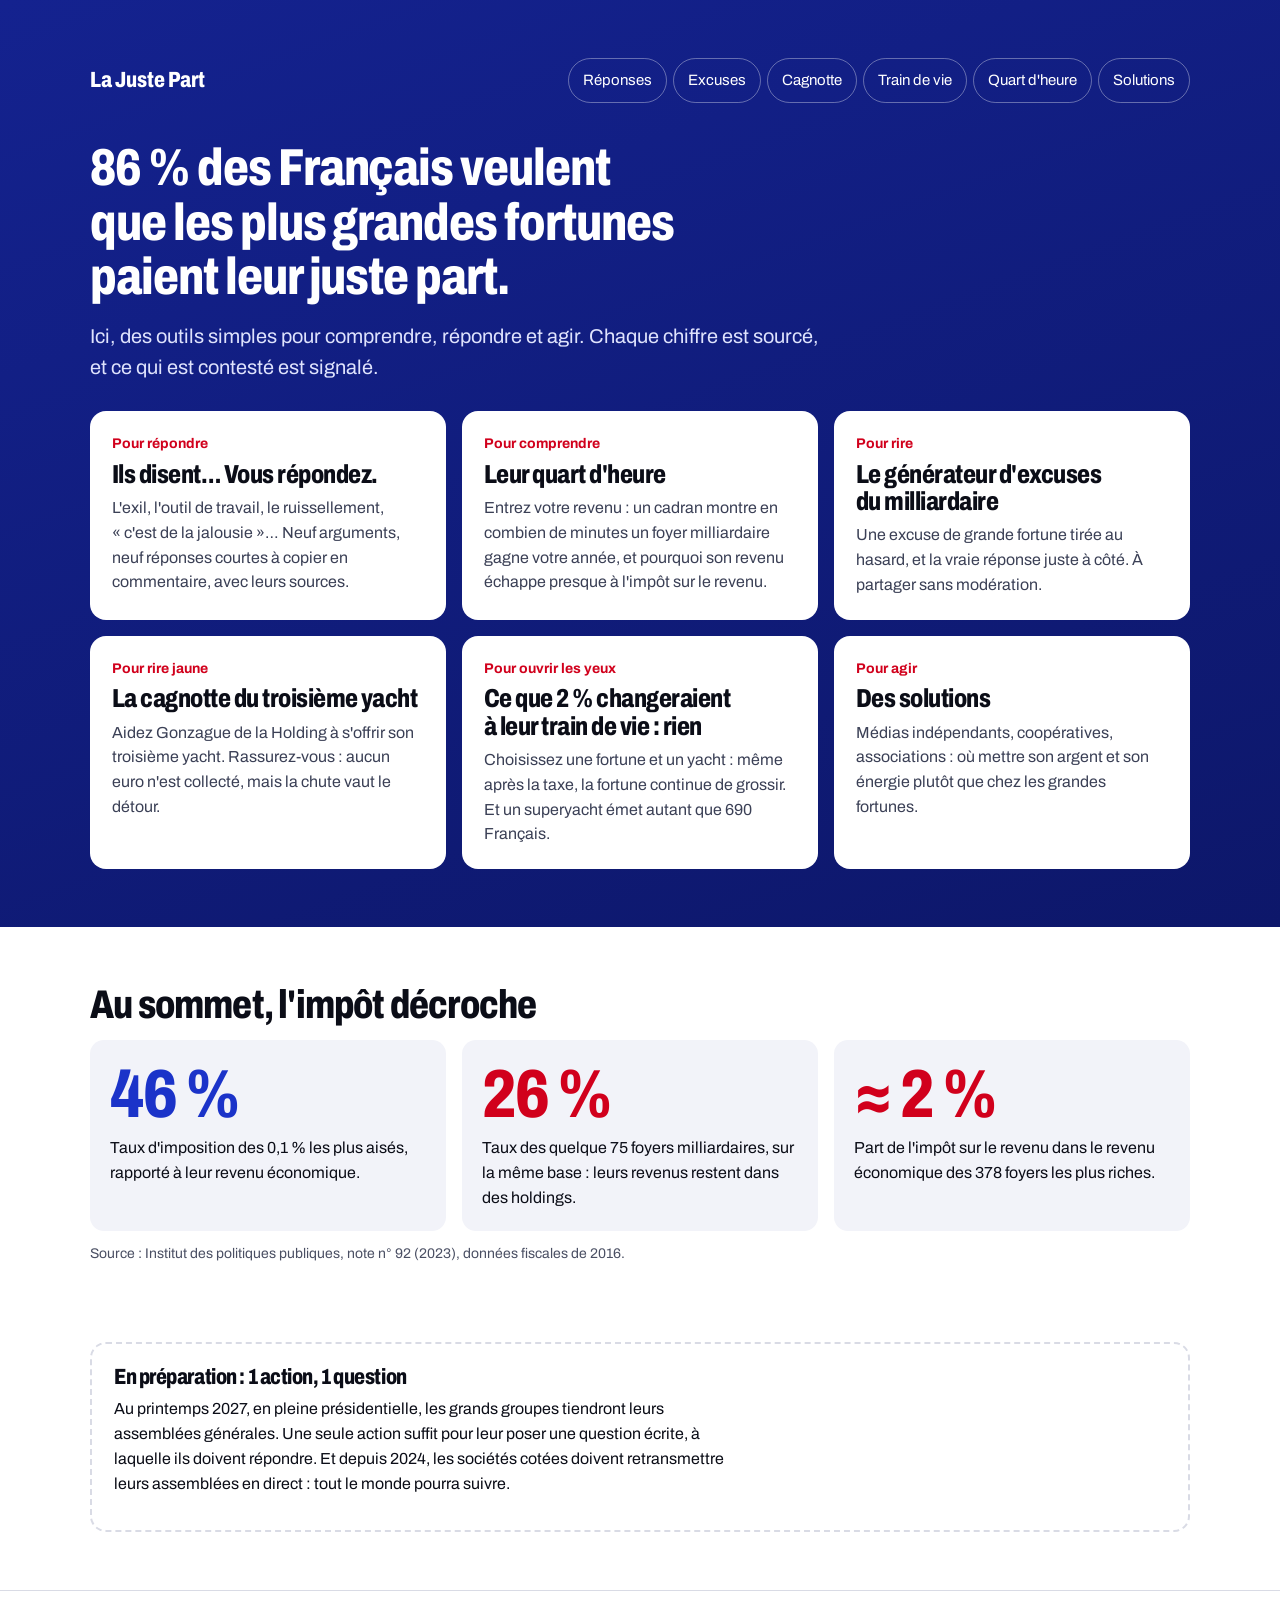
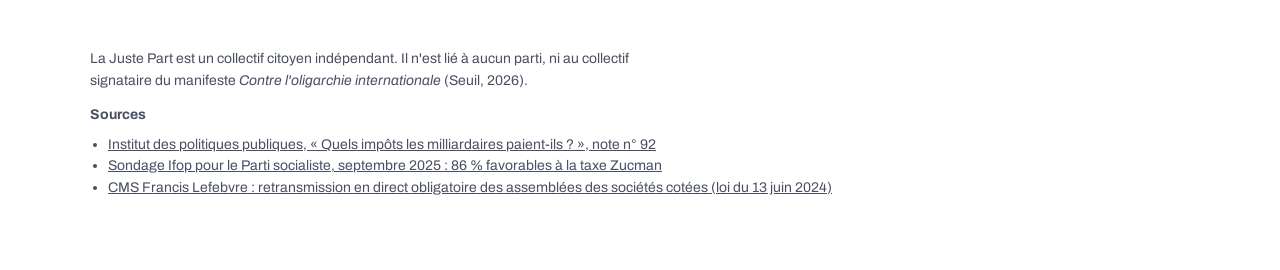
<file: index.html>
<!DOCTYPE html>
<html lang="fr">
<head>
<meta charset="utf-8">
<meta name="viewport" content="width=device-width, initial-scale=1">
<title>La Juste Part</title>
<meta name="description" content="Des outils simples et sourcés pour que les plus grandes fortunes paient leur juste part.">
<link rel="preconnect" href="https://fonts.googleapis.com">
<link rel="preconnect" href="https://fonts.gstatic.com" crossorigin>
<link href="https://fonts.googleapis.com/css2?family=Archivo:wdth,wght@62..125,400..900&display=swap" rel="stylesheet">
<link rel="stylesheet" href="site.css">
</head>
<body>

<header class="hero band">
  <div class="wrap">
    <div class="top">
      <a class="brand" href="./">La Juste Part</a>
      <nav class="nav" aria-label="Navigation principale">
        <a href="reponses.html">Réponses</a>
        <a href="excuses.html">Excuses</a>
        <a href="cagnotte.html">Cagnotte</a>
        <a href="train-de-vie.html">Train de vie</a>
        <a href="quart-dheure.html">Quart d'heure</a>
        <a href="solutions.html">Solutions</a>
      </nav>
    </div>
    <h1>86&nbsp;% des Français veulent que les plus grandes fortunes paient leur juste part.</h1>
    <p class="lede">Ici, des outils simples pour comprendre, répondre et agir. Chaque chiffre est sourcé, et ce qui est contesté est signalé.</p>
    <div class="tools">
      <a class="tool" href="reponses.html">
        <div class="k">Pour répondre</div>
        <h3>Ils disent… Vous répondez.</h3>
        <p>L'exil, l'outil de travail, le ruissellement, «&nbsp;c'est de la jalousie »… Neuf arguments, neuf réponses courtes à copier en commentaire, avec leurs sources.</p>
      </a>
      <a class="tool" href="quart-dheure.html">
        <div class="k">Pour comprendre</div>
        <h3>Leur quart d'heure</h3>
        <p>Entrez votre revenu&nbsp;: un cadran montre en combien de minutes un foyer milliardaire gagne votre année, et pourquoi son revenu échappe presque à l'impôt sur le revenu.</p>
      </a>
      <a class="tool" href="excuses.html">
        <div class="k">Pour rire</div>
        <h3>Le générateur d'excuses du milliardaire</h3>
        <p>Une excuse de grande fortune tirée au hasard, et la vraie réponse juste à côté. À partager sans modération.</p>
      </a>
      <a class="tool" href="cagnotte.html">
        <div class="k">Pour rire jaune</div>
        <h3>La cagnotte du troisième yacht</h3>
        <p>Aidez Gonzague de la Holding à s'offrir son troisième yacht. Rassurez-vous : aucun euro n'est collecté, mais la chute vaut le détour.</p>
      </a>
      <a class="tool" href="train-de-vie.html">
        <div class="k">Pour ouvrir les yeux</div>
        <h3>Ce que 2 % changeraient à leur train de vie : rien</h3>
        <p>Choisissez une fortune et un yacht : même après la taxe, la fortune continue de grossir. Et un superyacht émet autant que 690 Français.</p>
      </a>
      <a class="tool" href="solutions.html">
        <div class="k">Pour agir</div>
        <h3>Des solutions</h3>
        <p>Médias indépendants, coopératives, associations : où mettre son argent et son énergie plutôt que chez les grandes fortunes.</p>
      </a>
    </div>
  </div>
</header>

<main>
  <section class="band">
    <div class="wrap">
      <h2>Au sommet, l'impôt décroche</h2>
      <div class="stats">
        <div class="stat b"><div class="big">46&nbsp;%</div><p>Taux d'imposition des 0,1&nbsp;% les plus aisés, rapporté à leur revenu économique.</p></div>
        <div class="stat"><div class="big">26&nbsp;%</div><p>Taux des quelque 75 foyers milliardaires, sur la même base&nbsp;: leurs revenus restent dans des holdings.</p></div>
        <div class="stat"><div class="big">≈ 2&nbsp;%</div><p>Part de l'impôt sur le revenu dans le revenu économique des 378 foyers les plus riches.</p></div>
      </div>
      <p class="note" style="margin-top:12px">Source&nbsp;: Institut des politiques publiques, note n° 92 (2023), données fiscales de 2016.</p>
    </div>
  </section>

  <section class="band" style="padding-top:0">
    <div class="wrap">
      <div class="soon">
        <h3>En préparation&nbsp;: 1 action, 1 question</h3>
        <p style="margin-top:8px">Au printemps 2027, en pleine présidentielle, les grands groupes tiendront leurs assemblées générales. Une seule action suffit pour leur poser une question écrite, à laquelle ils doivent répondre. Et depuis 2024, les sociétés cotées doivent retransmettre leurs assemblées en direct&nbsp;: tout le monde pourra suivre.</p>
      </div>
    </div>
  </section>
</main>

<footer class="band">
  <div class="wrap">
    <p>La Juste Part est un collectif citoyen indépendant. Il n'est lié à aucun parti, ni au collectif signataire du manifeste <i>Contre l'oligarchie internationale</i> (Seuil, 2026).</p>
    <b>Sources</b>
    <ul>
      <li><a href="https://www.ipp.eu/wp-content/uploads/2023/09/Note_IPP_92-OLD.pdf" target="_blank" rel="noopener">Institut des politiques publiques, «&nbsp;Quels impôts les milliardaires paient-ils&nbsp;?&nbsp;», note n° 92</a></li>
      <li><a href="https://www.publicsenat.fr/actualites/politique/la-taxe-zucman-plebiscitee-par-86-des-francais-il-se-passe-un-truc-massif-et-transpartisan-dans-le-pays" target="_blank" rel="noopener">Sondage Ifop pour le Parti socialiste, septembre 2025&nbsp;: 86&nbsp;% favorables à la taxe Zucman</a></li>
      <li><a href="https://cms.law/en/fra/news-information/assemblees-generales2" target="_blank" rel="noopener">CMS Francis Lefebvre&nbsp;: retransmission en direct obligatoire des assemblées des sociétés cotées (loi du 13 juin 2024)</a></li>
    </ul>
  </div>
</footer>

</body>
</html>
</file>
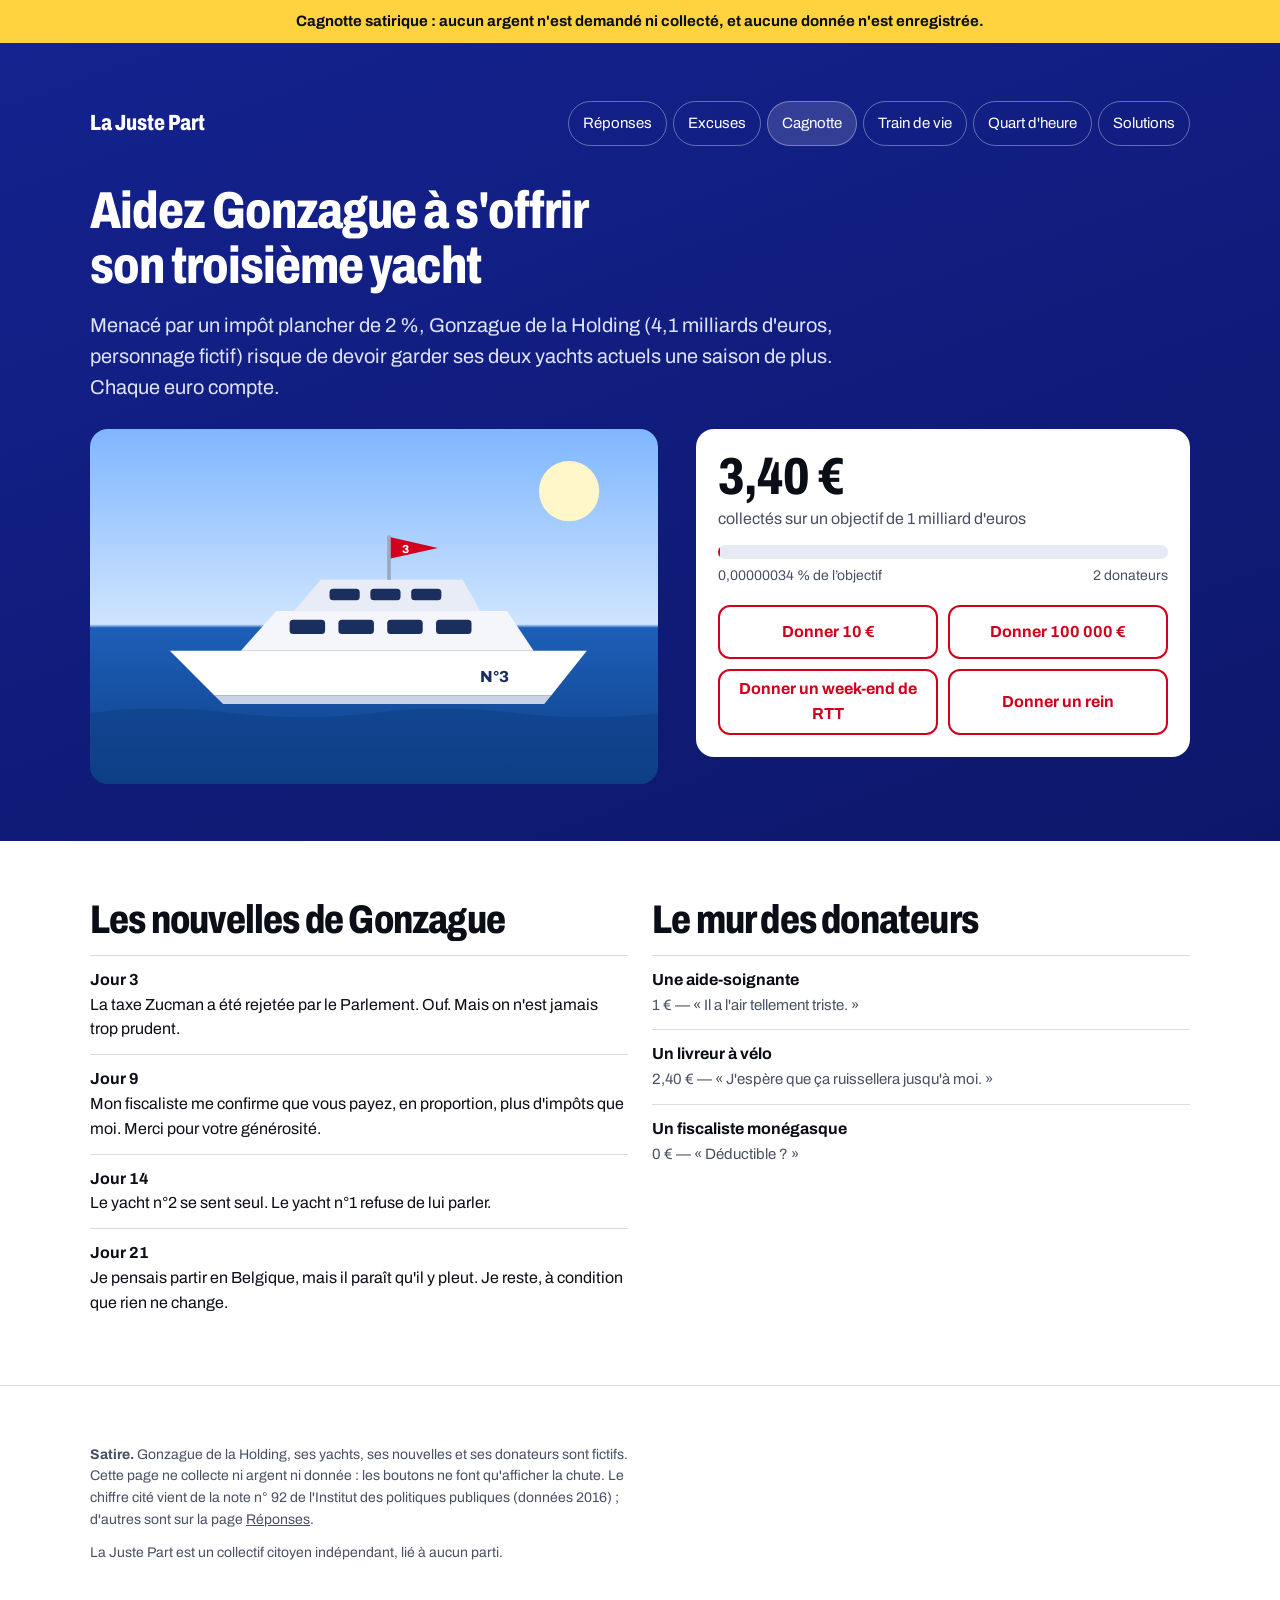
<file: cagnotte.html>
<!DOCTYPE html>
<html lang="fr">
<head>
<meta charset="utf-8">
<meta name="viewport" content="width=device-width, initial-scale=1">
<title>La cagnotte du troisième yacht</title>
<meta name="description" content="Cagnotte satirique&nbsp;: aidez Gonzague de la Holding à s'offrir son troisième yacht. Aucun argent n'est collecté.">
<link rel="preconnect" href="https://fonts.googleapis.com">
<link rel="preconnect" href="https://fonts.gstatic.com" crossorigin>
<link href="https://fonts.googleapis.com/css2?family=Archivo:wdth,wght@62..125,400..900&display=swap" rel="stylesheet">
<link rel="stylesheet" href="site.css">
<style>
.warn{background:#ffd23f;color:#0b0d17;font-weight:700;text-align:center;padding:10px 16px;font-size:15px}
.camp{display:grid;grid-template-columns:minmax(0,1.15fr) minmax(0,1fr);gap:clamp(20px,3vw,40px);margin-top:26px;align-items:start}
.pic{background:linear-gradient(180deg,#7fb6ff 0%,#cfe5ff 55%,#1d5fb8 56%,#0e3f86 100%);border-radius:18px;aspect-ratio:16/10;position:relative;overflow:hidden}
.pic svg{position:absolute;inset:0;width:100%;height:100%}
.box{background:#fff;color:#0b0d17;border-radius:18px;padding:22px}
.raised{font-weight:800;font-stretch:78%;font-size:clamp(36px,4.6vw,52px);line-height:1}
.goal{color:#4a4f63;margin-top:4px}
.bar{height:14px;background:#e7e9f3;border-radius:99px;margin:14px 0 6px;overflow:hidden}
.bar i{display:block;height:100%;width:0;background:#d1001c;border-radius:99px;transition:width .6s}
.meta{display:flex;justify-content:space-between;gap:10px;font-size:14px;color:#4a4f63;flex-wrap:wrap}
.gifts{display:grid;grid-template-columns:repeat(2,minmax(0,1fr));gap:10px;margin-top:18px}
.gift{font:inherit;font-weight:700;min-height:54px;border-radius:12px;border:2px solid #d1001c;background:#fff;color:#d1001c;cursor:pointer;padding:6px 10px}
.gift:hover{background:#d1001c;color:#fff}
.gift:focus-visible{outline:3px solid #ffd23f;outline-offset:2px}
.reveal{display:none;margin-top:18px;border-top:2px dashed #d9dbe5;padding-top:16px}
.reveal.on{display:block}
.reveal h3{font-size:24px;margin-bottom:8px}
.reveal p{color:#2a2f45}
.reveal .acts{display:flex;flex-wrap:wrap;gap:10px;margin-top:10px}
.reveal .btn{text-decoration:none;display:inline-flex;align-items:center}
.cols{display:grid;grid-template-columns:repeat(auto-fit,minmax(min(100%,20em),1fr));gap:24px}
.news li,.wall li{border-top:1px solid var(--line);padding:12px 0;list-style:none}
.news,.wall{padding:0;margin:0}
.news b,.wall b{display:block}
.wall span{color:var(--mute);font-size:15px}
@media(max-width:760px){.camp{grid-template-columns:minmax(0,1fr)}}
@media(prefers-reduced-motion:no-preference){.boat{animation:bob 4s ease-in-out infinite;transform-origin:center}@keyframes bob{50%{transform:translateY(5px) rotate(-.6deg)}}}
</style>
</head>
<body>
<div class="warn" role="note">Cagnotte satirique&nbsp;: aucun argent n'est demandé ni collecté, et aucune donnée n'est enregistrée.</div>

<header class="hero band">
  <div class="wrap">
    <div class="top">
      <a class="brand" href="index.html">La Juste Part</a>
      <nav class="nav" aria-label="Navigation principale">
        <a href="reponses.html">Réponses</a>
        <a href="excuses.html">Excuses</a>
        <a href="cagnotte.html" aria-current="page">Cagnotte</a>
        <a href="train-de-vie.html">Train de vie</a>
        <a href="quart-dheure.html">Quart d'heure</a>
        <a href="solutions.html">Solutions</a>
      </nav>
    </div>
    <h1>Aidez Gonzague à s'offrir son troisième yacht</h1>
    <p class="lede">Menacé par un impôt plancher de 2&nbsp;%, Gonzague de la Holding (4,1 milliards d'euros, personnage fictif) risque de devoir garder ses deux yachts actuels une saison de plus. Chaque euro compte.</p>

    <div class="camp">
      <div class="pic" aria-label="Illustration&nbsp;: un grand yacht blanc numéro 3 sur la mer">
        <svg viewBox="0 0 640 400" preserveAspectRatio="xMidYMax slice" aria-hidden="true">
          <circle cx="540" cy="70" r="34" fill="#fff6c9"/>
          <g class="boat">
            <path d="M90 250 L560 250 L520 300 L140 300 Z" fill="#ffffff"/>
            <path d="M140 300 L520 300 L512 310 L150 310 Z" fill="#c9d3e6"/>
            <path d="M170 250 L210 205 L470 205 L500 250 Z" fill="#f4f6fb"/>
            <path d="M230 205 L260 170 L420 170 L440 205 Z" fill="#e8ecf6"/>
            <g fill="#1b2f5e">
              <rect x="225" y="215" width="40" height="16" rx="4"/><rect x="280" y="215" width="40" height="16" rx="4"/>
              <rect x="335" y="215" width="40" height="16" rx="4"/><rect x="390" y="215" width="40" height="16" rx="4"/>
              <rect x="270" y="180" width="34" height="13" rx="4"/><rect x="316" y="180" width="34" height="13" rx="4"/><rect x="362" y="180" width="34" height="13" rx="4"/>
            </g>
            <rect x="335" y="120" width="4" height="50" fill="#9aa6c2"/>
            <path d="M339 122 L392 134 L339 146 Z" fill="#d1001c"/>
            <text x="352" y="140" font-family="Archivo,sans-serif" font-weight="800" font-size="13" fill="#fff">3</text>
            <text x="440" y="285" font-family="Archivo,sans-serif" font-weight="800" font-size="18" fill="#1b2f5e">N°3</text>
          </g>
          <path d="M0 320 Q80 310 160 320 T320 320 T480 320 T640 320 V400 H0Z" fill="#0e3f86" opacity=".55"/>
        </svg>
      </div>

      <div class="box">
        <div class="raised" id="raised">3,40&nbsp;€</div>
        <div class="goal">collectés sur un objectif de 1 milliard d'euros</div>
        <div class="bar"><i id="bar"></i></div>
        <div class="meta"><span id="pct">0,00000034&nbsp;% de l'objectif</span><span id="donors">2 donateurs</span></div>
        <div class="gifts">
          <button class="gift" type="button" data-v="10">Donner 10&nbsp;€</button>
          <button class="gift" type="button" data-v="100000">Donner 100&nbsp;000&nbsp;€</button>
          <button class="gift" type="button" data-v="0" data-label="un week-end de RTT">Donner un week-end de RTT</button>
          <button class="gift" type="button" data-v="0" data-label="un rein">Donner un rein</button>
        </div>
        <div class="reveal" id="reveal" aria-live="polite">
          <h3 id="thanks">Merci&nbsp;!</h3>
          <p>Petite précision&nbsp;: <b>Gonzague n'a pas besoin de vous.</b> Ses revenus restent dans sa holding. Pour les 378 foyers les plus riches de France, l'impôt sur le revenu ne représente qu'environ 2&nbsp;% de leur revenu économique, selon l'Institut des politiques publiques.</p>
          <p>Rien n'a été prélevé. Votre euro sera bien plus utile ailleurs&nbsp;: dans un média indépendant, une coopérative, ou une association qui se bat pour la justice fiscale.</p>
          <div class="acts">
            <a class="btn" href="solutions.html">Où mettre vraiment mon euro</a>
            <button class="btn ghost" id="share" type="button">Copier un message à partager</button>
          </div>
        </div>
      </div>
    </div>
  </div>
</header>

<main class="band">
  <div class="wrap cols">
    <section>
      <h2>Les nouvelles de Gonzague</h2>
      <ul class="news">
        <li><b>Jour 3</b>La taxe Zucman a été rejetée par le Parlement. Ouf. Mais on n'est jamais trop prudent.</li>
        <li><b>Jour 9</b>Mon fiscaliste me confirme que vous payez, en proportion, plus d'impôts que moi. Merci pour votre générosité.</li>
        <li><b>Jour 14</b>Le yacht n°2 se sent seul. Le yacht n°1 refuse de lui parler.</li>
        <li><b>Jour 21</b>Je pensais partir en Belgique, mais il paraît qu'il y pleut. Je reste, à condition que rien ne change.</li>
      </ul>
    </section>
    <section>
      <h2>Le mur des donateurs</h2>
      <ul class="wall" id="wall">
        <li><b>Une aide-soignante</b><span>1&nbsp;€ — «&nbsp;Il a l'air tellement triste.&nbsp;»</span></li>
        <li><b>Un livreur à vélo</b><span>2,40&nbsp;€ — «&nbsp;J'espère que ça ruissellera jusqu'à moi.&nbsp;»</span></li>
        <li><b>Un fiscaliste monégasque</b><span>0&nbsp;€ — «&nbsp;Déductible&nbsp;?&nbsp;»</span></li>
      </ul>
    </section>
  </div>
</main>

<footer class="band">
  <div class="wrap">
    <p><b>Satire.</b> Gonzague de la Holding, ses yachts, ses nouvelles et ses donateurs sont fictifs. Cette page ne collecte ni argent ni donnée&nbsp;: les boutons ne font qu'afficher la chute. Le chiffre cité vient de la note n° 92 de l'Institut des politiques publiques (données 2016) ; d'autres sont sur la page <a href="reponses.html">Réponses</a>.</p>
    <p>La Juste Part est un collectif citoyen indépendant, lié à aucun parti.</p>
  </div>
</footer>

<script>
{
const GOAL = 1000000000;
let raised = 3.40, donors = 2;
const $ = id => document.getElementById(id);
const eur = n => new Intl.NumberFormat('fr-FR', {minimumFractionDigits: 2, maximumFractionDigits: 2}).format(n) + ' €';
function render(){
  $('raised').textContent = eur(raised);
  const p = raised / GOAL * 100;
  $('pct').textContent = p.toLocaleString('fr-FR', {maximumSignificantDigits: 2}) + ' % de l’objectif';
  $('bar').style.width = Math.max(0.4, Math.min(100, p)) + '%';
  $('donors').textContent = donors + ' donateurs';
}
document.querySelectorAll('.gift').forEach(b => b.addEventListener('click', () => {
  const v = Number(b.dataset.v);
  raised += v; donors += 1; render();
  $('thanks').textContent = v ? 'Merci pour vos ' + eur(v) + ' !' : 'Merci pour ' + b.dataset.label + ' !';
  const li = document.createElement('li');
  li.innerHTML = '<b>Vous</b><span>' + (v ? eur(v) : b.dataset.label) + ' — « Bon, j’ai compris. »</span>';
  $('wall').prepend(li);
  const r = $('reveal'); r.classList.add('on');
  r.scrollIntoView({behavior: matchMedia('(prefers-reduced-motion: reduce)').matches ? 'auto' : 'smooth', block: 'nearest'});
}));
$('share').addEventListener('click', e => {
  const btn = e.currentTarget, label = btn.textContent;
  const text = "J'ai failli donner 10 € pour le troisième yacht d'un milliardaire. Puis j'ai appris que, pour les 378 foyers les plus riches, l'impôt sur le revenu ne pèse qu'environ 2 % de leur revenu économique (Institut des politiques publiques). " + location.href.split('#')[0];
  const done = ok => { btn.textContent = ok ? 'Copié' : 'Sélectionnez et copiez'; setTimeout(() => { btn.textContent = label; }, 1800); };
  if (navigator.clipboard && navigator.clipboard.writeText) navigator.clipboard.writeText(text).then(() => done(true)).catch(() => done(false)); else done(false);
});
render();
}
</script>
</body>
</html>
</file>
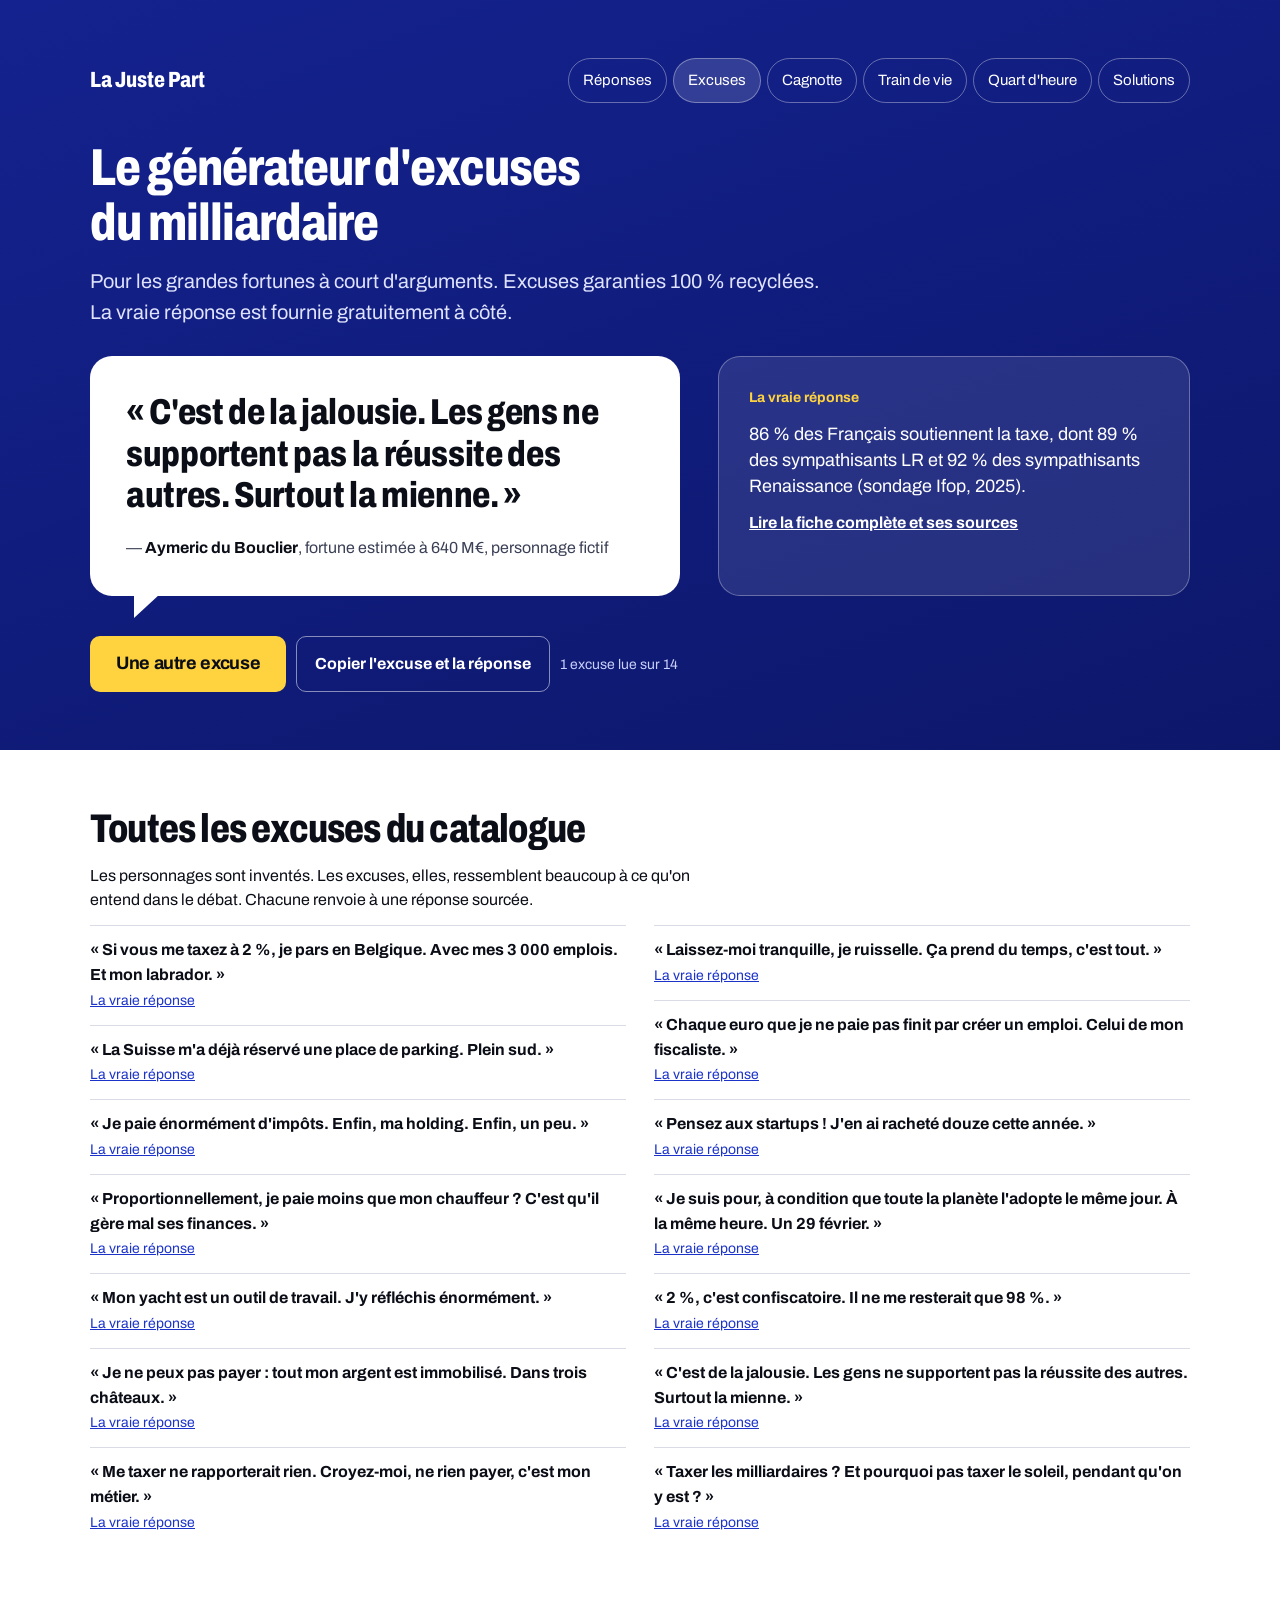
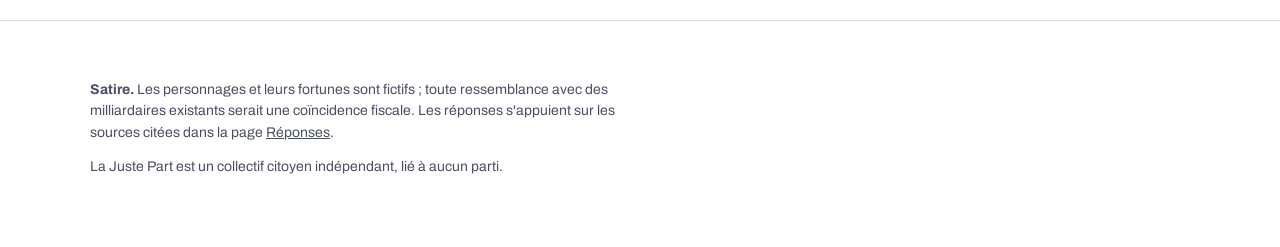
<file: excuses.html>
<!DOCTYPE html>
<html lang="fr">
<head>
<meta charset="utf-8">
<meta name="viewport" content="width=device-width, initial-scale=1">
<title>Le générateur d'excuses</title>
<meta name="description" content="Le générateur d'excuses du milliardaire&nbsp;: une excuse au hasard, et la vraie réponse juste en dessous.">
<link rel="preconnect" href="https://fonts.googleapis.com">
<link rel="preconnect" href="https://fonts.gstatic.com" crossorigin>
<link href="https://fonts.googleapis.com/css2?family=Archivo:wdth,wght@62..125,400..900&display=swap" rel="stylesheet">
<link rel="stylesheet" href="site.css">
<style>
.stage{display:grid;grid-template-columns:minmax(0,1.25fr) minmax(0,1fr);gap:clamp(20px,3vw,40px);align-items:stretch;margin-top:28px}
.bubble{position:relative;background:#fff;color:#0b0d17;border-radius:22px;padding:clamp(22px,3vw,36px);min-height:240px;display:flex;flex-direction:column;justify-content:space-between}
.bubble::after{content:"";position:absolute;left:44px;bottom:-22px;border-left:0 solid transparent;border-right:26px solid transparent;border-top:24px solid #fff}
.bubble q{display:block;font-weight:800;font-stretch:80%;font-size:clamp(24px,3.2vw,36px);line-height:1.15;letter-spacing:-.01em;quotes:"«\00a0" "\00a0»"}
.who{margin-top:18px;font-size:16px;color:#3b4056}
.who b{color:#0b0d17}
.fact{background:rgba(255,255,255,.1);border:1px solid rgba(255,255,255,.3);border-radius:22px;padding:clamp(20px,2.6vw,30px);display:flex;flex-direction:column;gap:12px}
.fact .k{font-size:14px;font-weight:700;color:#ffd23f}
.fact p{color:#fff;font-size:18px;line-height:1.45;margin:0}
.fact a.more{color:#fff;font-weight:700}
.ctrl{display:flex;flex-wrap:wrap;gap:10px;margin-top:40px}
.btn.big{min-height:56px;padding:0 26px;font-size:18px;background:#ffd23f;color:#0b0d17}
.btn.light{background:transparent;color:#fff;border:1px solid rgba(255,255,255,.5)}
.count{font-size:14px;color:#c9d0fb;align-self:center}
.all{columns:2 22em;column-gap:28px;margin-top:8px;padding:0;list-style:none}
.all li{break-inside:avoid;border-top:1px solid var(--line);padding:12px 0}
.all q{font-weight:700;quotes:"«\00a0" "\00a0»"}
.all a{font-size:14px;color:var(--blue)}
@media(max-width:760px){.stage{grid-template-columns:minmax(0,1fr)}}
@media(prefers-reduced-motion:no-preference){.bubble.pop{animation:pop .35s ease-out}@keyframes pop{from{transform:scale(.96);opacity:.4}to{transform:none;opacity:1}}}
</style>
</head>
<body>

<header class="hero band">
  <div class="wrap">
    <div class="top">
      <a class="brand" href="index.html">La Juste Part</a>
      <nav class="nav" aria-label="Navigation principale">
        <a href="reponses.html">Réponses</a>
        <a href="excuses.html" aria-current="page">Excuses</a>
        <a href="cagnotte.html">Cagnotte</a>
        <a href="train-de-vie.html">Train de vie</a>
        <a href="quart-dheure.html">Quart d'heure</a>
        <a href="solutions.html">Solutions</a>
      </nav>
    </div>
    <h1>Le générateur d'excuses du milliardaire</h1>
    <p class="lede">Pour les grandes fortunes à court d'arguments. Excuses garanties 100&nbsp;% recyclées. La vraie réponse est fournie gratuitement à côté.</p>
    <div class="stage">
      <figure class="bubble" id="bubble" style="margin:0">
        <q id="excuse"></q>
        <figcaption class="who" id="who"></figcaption>
      </figure>
      <aside class="fact" aria-live="polite">
        <div class="k">La vraie réponse</div>
        <p id="fact"></p>
        <a class="more" id="more" href="reponses.html">Lire la fiche complète et ses sources</a>
      </aside>
    </div>
    <div class="ctrl">
      <button class="btn big" id="next" type="button">Une autre excuse</button>
      <button class="btn light" id="copy" type="button">Copier l'excuse et la réponse</button>
      <span class="count" id="count"></span>
    </div>
  </div>
</header>

<main class="band">
  <div class="wrap">
    <h2>Toutes les excuses du catalogue</h2>
    <p>Les personnages sont inventés. Les excuses, elles, ressemblent beaucoup à ce qu'on entend dans le débat. Chacune renvoie à une réponse sourcée.</p>
    <ul class="all" id="all"></ul>
  </div>
</main>

<footer class="band">
  <div class="wrap">
    <p><b>Satire.</b> Les personnages et leurs fortunes sont fictifs ; toute ressemblance avec des milliardaires existants serait une coïncidence fiscale. Les réponses s'appuient sur les sources citées dans la page <a href="reponses.html">Réponses</a>.</p>
    <p>La Juste Part est un collectif citoyen indépendant, lié à aucun parti.</p>
  </div>
</footer>

<script>
{
const WHO = [
  ['Gonzague de la Holding', '4,1 Md€'], ['Thibault d’Exil', '1,3 Md€'], ['Philippine Offshore', '860 M€'],
  ['Charles-Henri Ruissel', '2,1 Md€'], ['Aymeric du Bouclier', '640 M€'], ['Bérengère de Monaco-sur-Mer', '3,4 Md€'],
  ['Édouard Trust', '975 M€'], ['Ombeline Plafond', '1,8 Md€']
];
const FACT = {
  'exil': "L'exil fiscal existe mais il est faible : chaque année, environ 0,2 % des 1 % les plus aisés quittent la France, selon le Conseil d'analyse économique.",
  'deja-beaucoup': "Pour les 378 foyers les plus riches, l'impôt sur le revenu ne représente qu'environ 2 % de leur revenu économique (Institut des politiques publiques).",
  'outil-de-travail': "La taxe ne vise que les patrimoines de plus de 100 millions d'euros, et en cas de vrai manque de liquidités, Gabriel Zucman propose de payer en actions.",
  'rendement': "Les estimations vont de 5 à 20 milliards d'euros par an. Même l'hypothèse basse vaut à peu près le coût annuel de la suppression de l'ISF.",
  'ruissellement': "Après la suppression de l'ISF, le comité d'évaluation de France Stratégie n'a identifié aucun effet sur l'investissement, mais une forte hausse des dividendes.",
  'startups': "Les fondateurs riches sur le papier mais sans liquidités sont quelques dizaines, selon Zucman, et pourraient payer en actions.",
  'mondial': "En 2024, le G20 s'est engagé à coopérer pour que les ultra-riches soient effectivement imposés. L'ONU négocie une convention fiscale jusqu'en 2027.",
  'inconstitutionnel': "Sur la même base de calcul, les foyers milliardaires paient 26 % d'impôts, contre 46 % pour les 0,1 % les plus aisés juste en dessous (IPP).",
  'jalousie': "86 % des Français soutiennent la taxe, dont 89 % des sympathisants LR et 92 % des sympathisants Renaissance (sondage Ifop, 2025)."
};
const EX = [
  ['exil', "Si vous me taxez à 2 %, je pars en Belgique. Avec mes 3 000 emplois. Et mon labrador."],
  ['exil', "La Suisse m'a déjà réservé une place de parking. Plein sud."],
  ['deja-beaucoup', "Je paie énormément d'impôts. Enfin, ma holding. Enfin, un peu."],
  ['deja-beaucoup', "Proportionnellement, je paie moins que mon chauffeur ? C'est qu'il gère mal ses finances."],
  ['outil-de-travail', "Mon yacht est un outil de travail. J'y réfléchis énormément."],
  ['outil-de-travail', "Je ne peux pas payer : tout mon argent est immobilisé. Dans trois châteaux."],
  ['rendement', "Me taxer ne rapporterait rien. Croyez-moi, ne rien payer, c'est mon métier."],
  ['ruissellement', "Laissez-moi tranquille, je ruisselle. Ça prend du temps, c'est tout."],
  ['ruissellement', "Chaque euro que je ne paie pas finit par créer un emploi. Celui de mon fiscaliste."],
  ['startups', "Pensez aux startups ! J'en ai racheté douze cette année."],
  ['mondial', "Je suis pour, à condition que toute la planète l'adopte le même jour. À la même heure. Un 29 février."],
  ['inconstitutionnel', "2 %, c'est confiscatoire. Il ne me resterait que 98 %."],
  ['jalousie', "C'est de la jalousie. Les gens ne supportent pas la réussite des autres. Surtout la mienne."],
  ['jalousie', "Taxer les milliardaires ? Et pourquoi pas taxer le soleil, pendant qu'on y est ?"]
];
const nb = s => s.replace(/ ([%»:;?!€])/g, ' $1');
const $ = id => document.getElementById(id);
let order = [], pos = -1, seen = 0;
function shuffle(n){ const a = [...Array(n).keys()]; for (let i = n - 1; i > 0; i--){ const j = Math.floor(Math.random() * (i + 1)); [a[i], a[j]] = [a[j], a[i]]; } return a; }
function show(){
  if (pos < 0 || pos >= order.length){ order = shuffle(EX.length); pos = 0; }
  const [id, text] = EX[order[pos]];
  const [name, worth] = WHO[(order[pos] * 3 + seen) % WHO.length];
  $('excuse').textContent = nb(text);
  $('who').innerHTML = '— <b>' + name + '</b>, fortune estimée à ' + nb(worth) + ', personnage fictif';
  $('fact').textContent = nb(FACT[id]);
  $('more').href = 'reponses.html#' + id;
  seen++;
  $('count').textContent = seen + (seen > 1 ? ' excuses lues' : ' excuse lue') + ' sur ' + EX.length;
  const b = $('bubble'); b.classList.remove('pop'); void b.offsetWidth; b.classList.add('pop');
}
$('next').addEventListener('click', () => { pos++; show(); });
$('copy').addEventListener('click', e => {
  const btn = e.currentTarget, label = 'Copier l’excuse et la réponse';
  const url = location.href.split('#')[0].replace(/excuses\.html$/, '') + $('more').getAttribute('href');
  const text = 'Excuse de milliardaire : « ' + $('excuse').textContent + ' »\nLa vraie réponse : ' + $('fact').textContent + '\n' + url;
  const done = ok => { btn.textContent = ok ? 'Copié' : 'Sélectionnez et copiez'; setTimeout(() => { btn.textContent = label; }, 1800); };
  if (navigator.clipboard && navigator.clipboard.writeText) navigator.clipboard.writeText(text).then(() => done(true)).catch(() => done(false)); else done(false);
});
$('all').innerHTML = EX.map(([id, t]) => '<li><q>' + nb(t) + '</q><br><a href="reponses.html#' + id + '">La vraie réponse</a></li>').join('');
pos = 0; order = shuffle(EX.length); show();
}
</script>
</body>
</html>
</file>
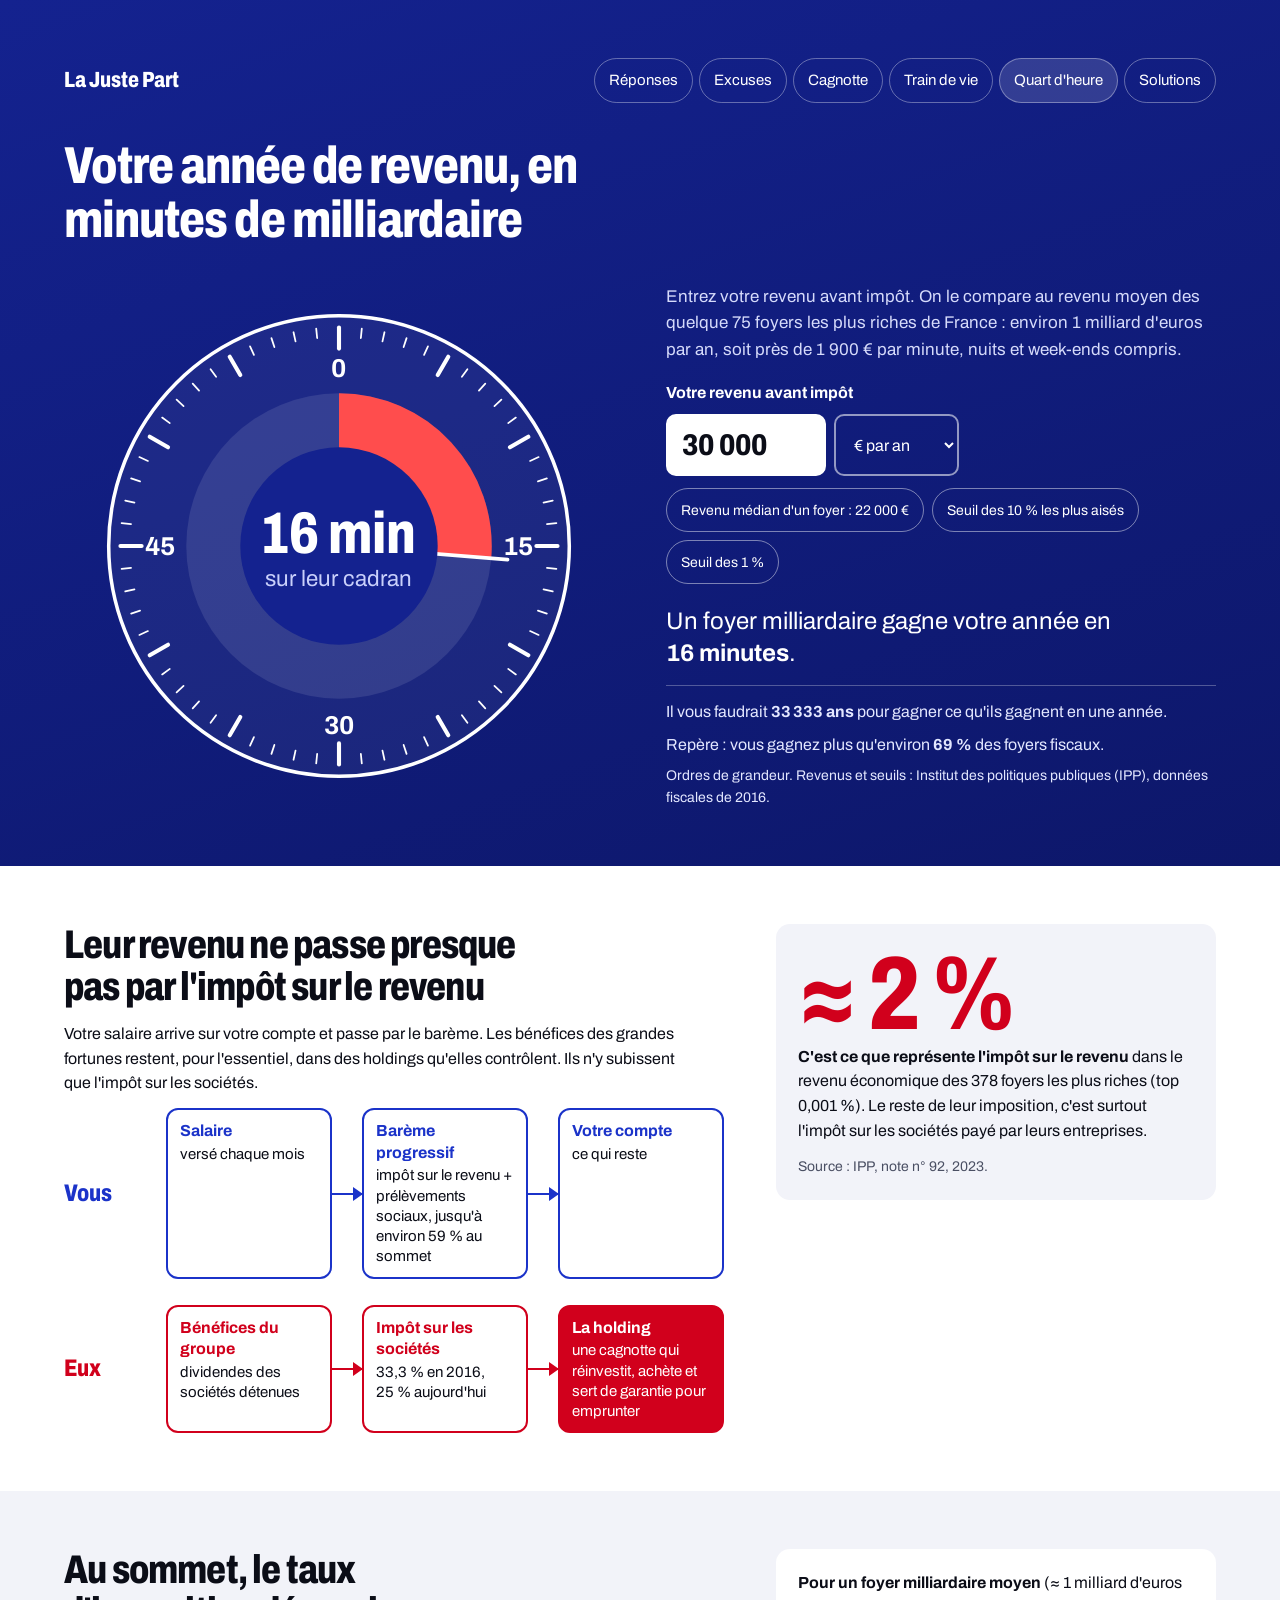
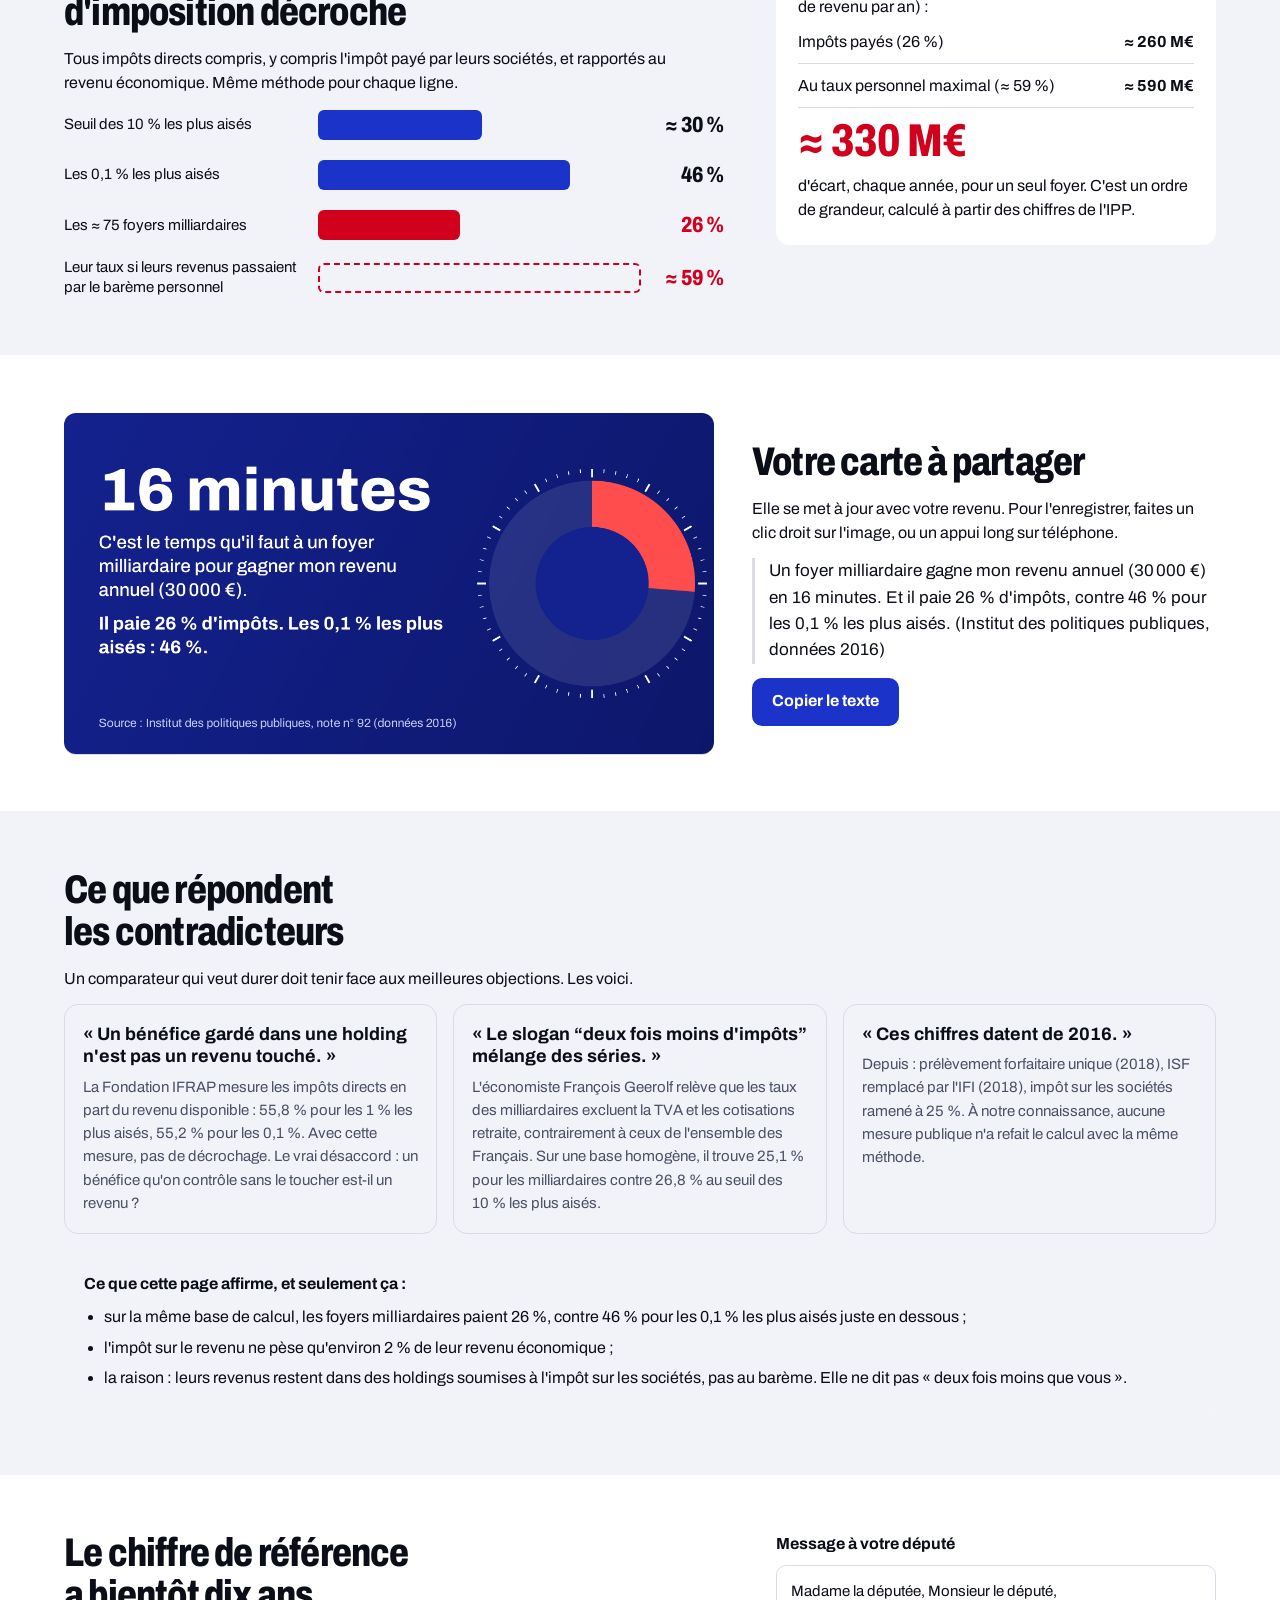
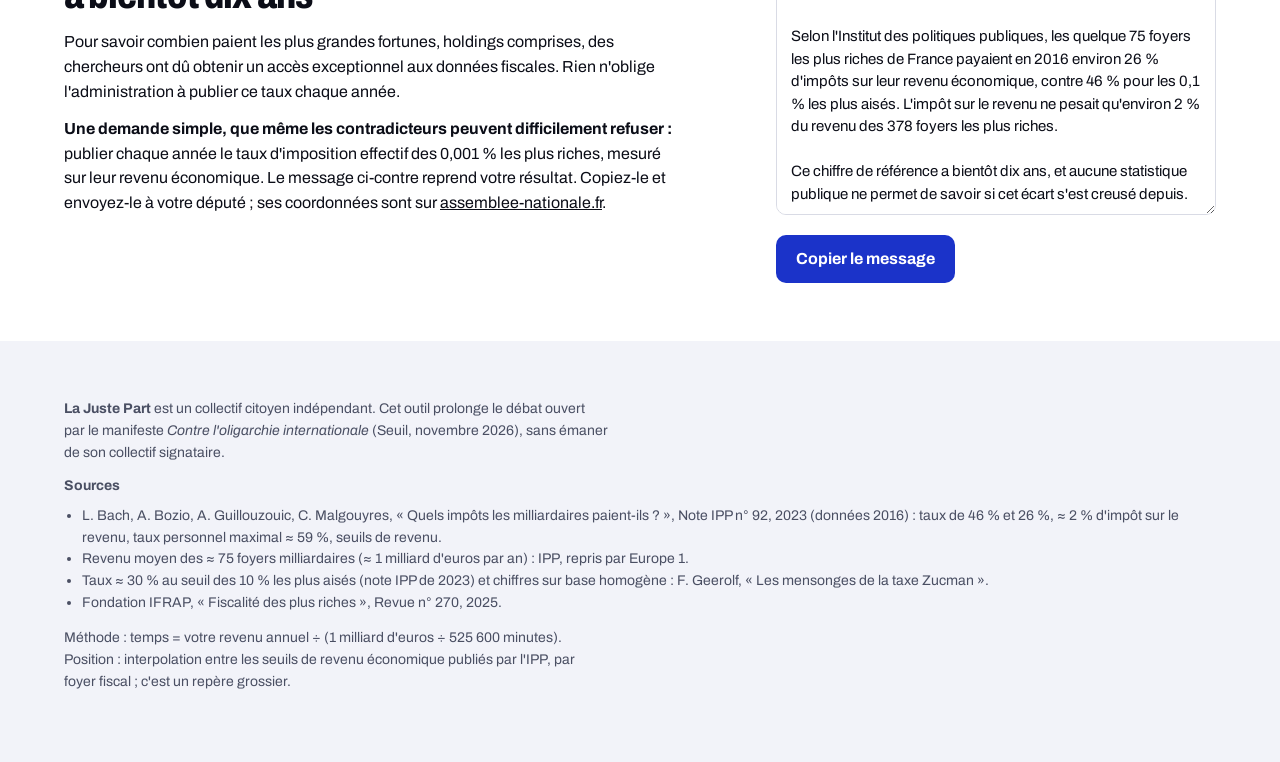
<file: quart-dheure.html>
<!DOCTYPE html>
<html lang="fr">
<head>
<meta charset="utf-8">
<meta name="viewport" content="width=device-width, initial-scale=1">
<title>Leur quart d'heure</title>
<link rel="preconnect" href="https://fonts.googleapis.com">
<link rel="preconnect" href="https://fonts.gstatic.com" crossorigin>
<link href="https://fonts.googleapis.com/css2?family=Archivo:wdth,wght@62..125,400..900&display=swap" rel="stylesheet">
<style>
/* VOICE work: a campaign money tool held to a newspaper graphics desk standard
   IDEA a punch clock: your year of income measured on their clock
   PICTURE large clock face; the red sector is the time a billionaire household needs to earn your year
   COLOUR république blue band, white ground, signal red for "eux", blue for "vous"
   TYPE Archivo condensed 800 for titles and figures + Archivo text
   LAYOUT laptop: title across, clock left, controls right in the blue band; phone: title, clock, controls */
:root{color-scheme:light dark;--bg:light-dark(#ffffff,#0c0e1a);--ink:light-dark(#0b0d17,#eef0f8);--mute:light-dark(#4a4f63,#a9aec4);--line:light-dark(#d9dbe5,#2a2e44);--panel:light-dark(#f2f3f9,#161a2c);--blue:light-dark(#1b33c9,#8a9cff);--red:light-dark(#d1001c,#ff6464);--hero:#14228f;--hero2:#0d176a}
:root[data-theme=light]{color-scheme:light}
:root[data-theme=dark]{color-scheme:dark}
*{box-sizing:border-box;min-width:0}
html{scroll-padding-top:24px}
body{margin:0;background:var(--bg);color:var(--ink);font:16px/1.55 Archivo,system-ui,sans-serif;overflow-x:clip}
.band{padding-block:clamp(32px,4.5vw,68px);padding-left:max(5vw,16px);padding-right:max(5vw,16px)}
.wrap{max-width:1240px;margin:0 auto}
h1,h2,.big{font-stretch:78%;font-weight:800;line-height:1.05;letter-spacing:-.02em;text-wrap:balance;margin:0}
h1{font-size:clamp(34px,5vw,52px);max-width:20ch}
h2{font-size:clamp(28px,3.4vw,40px);margin-bottom:14px;max-width:24ch}
p{margin:0 0 12px;max-width:68ch}
a{color:inherit}
.hero{background:linear-gradient(160deg,var(--hero),var(--hero2));color:#fff}
.topnav{display:flex;justify-content:space-between;align-items:center;gap:12px;flex-wrap:wrap;margin-bottom:clamp(20px,3vw,36px)}
.topnav>a{font-weight:800;font-stretch:78%;font-size:22px;color:#fff;text-decoration:none}
.topnav span{display:flex;gap:6px;flex-wrap:wrap}
.topnav span a{color:#fff;text-decoration:none;padding:10px 14px;border-radius:999px;border:1px solid rgba(255,255,255,.35);font-size:15px;min-height:44px;display:inline-flex;align-items:center}
.topnav span a:hover,.topnav span a[aria-current]{background:rgba(255,255,255,.14)}
.hgrid{display:grid;grid-template-columns:minmax(0,1fr) minmax(0,1fr);gap:clamp(24px,4vw,64px);align-items:center;margin-top:clamp(20px,3vw,36px)}
.clock{margin:0;width:100%;max-width:470px;aspect-ratio:1;justify-self:center}
.clock svg{display:block;width:100%;height:100%}
.lede{color:#d6dbfb;font-size:17px}
.lab{display:block;font-weight:700;margin:18px 0 8px}
.field{display:flex;flex-wrap:wrap;gap:8px}
#rev{font:inherit;font-size:clamp(24px,3vw,30px);font-weight:800;font-stretch:85%;width:10ch;min-height:58px;padding:6px 14px;border:2px solid #fff;border-radius:10px;background:#fff;color:#0b0d17}
#per{font:inherit;font-size:16px;min-height:58px;padding:0 14px;border:2px solid rgba(255,255,255,.55);border-radius:10px;background:transparent;color:#fff;cursor:pointer}
#per option{color:#0b0d17;background:#fff}
.presets{display:flex;flex-wrap:wrap;gap:8px;margin:12px 0 22px}
.presets button{font:inherit;font-size:14px;min-height:44px;padding:0 14px;border-radius:999px;border:1px solid rgba(255,255,255,.45);background:transparent;color:#fff;cursor:pointer}
.presets button:hover{background:rgba(255,255,255,.12)}
button:focus-visible,input:focus-visible,select:focus-visible,textarea:focus-visible,a:focus-visible{outline:3px solid #ffd23f;outline-offset:2px}
.say{font-size:clamp(20px,2.2vw,24px);line-height:1.3;margin-bottom:16px}
.say b,.facts b{white-space:nowrap}
.facts{border-top:1px solid rgba(255,255,255,.28);padding-top:14px;display:grid;gap:8px}
.facts p{margin:0;color:#e3e7ff}
.note{font-size:14px;color:#b9c1f2}
.two{display:grid;grid-template-columns:minmax(0,1.5fr) minmax(0,1fr);gap:clamp(24px,4vw,56px);align-items:start}
.routes{display:grid;gap:26px;margin-top:8px}
.route{display:grid;grid-template-columns:5.5em minmax(0,1fr);gap:14px;align-items:center}
.who{font-weight:800;font-stretch:78%;font-size:24px}
.track{display:flex;align-items:stretch}
.st{flex:1 1 0;border:2px solid currentColor;border-radius:12px;padding:10px 12px;background:var(--bg);font-size:15px;line-height:1.35}
.st span{display:block;color:var(--ink)}
.st b{display:block;color:currentColor;font-size:16px;margin-bottom:2px}
.st.fill{background:currentColor}
.st.fill span,.st.fill b{color:var(--bg)}
.arr{flex:0 0 30px;align-self:center;height:2px;background:currentColor;position:relative}
.arr::after{content:"";position:absolute;right:-1px;top:-6px;border-left:10px solid currentColor;border-top:7px solid transparent;border-bottom:7px solid transparent}
.you{color:var(--blue)}
.them{color:var(--red)}
.stat{background:var(--panel);border-radius:14px;padding:22px}
.stat .big{font-size:clamp(64px,9vw,104px);color:var(--red);line-height:.95}
.stat p:last-child{margin:0}
.bars{display:grid;gap:16px;margin-top:6px}
.bar{display:grid;grid-template-columns:minmax(0,15em) minmax(0,1fr) 4em;gap:14px;align-items:center}
.bar .t{font-size:15px;line-height:1.3}
.tr{height:30px;background:var(--panel);border-radius:6px;position:relative}
.f{position:absolute;left:0;top:0;bottom:0;background:var(--blue);border-radius:6px}
.bar.b .f{background:var(--red)}
.bar.cf .f{background:transparent;border:2px dashed var(--red)}
.v{font-weight:800;font-stretch:80%;font-size:22px;text-align:right;white-space:nowrap}
.bar.b .v,.bar.cf .v{color:var(--red)}
.money{display:grid;gap:10px}
.money .row{display:flex;justify-content:space-between;gap:12px;border-bottom:1px solid var(--line);padding-bottom:8px}
.money .row b{white-space:nowrap}
.money .gap{font-size:clamp(34px,4vw,46px);font-weight:800;font-stretch:78%;color:var(--red);line-height:1}
.share{display:grid;grid-template-columns:minmax(0,1.4fr) minmax(0,1fr);gap:clamp(20px,3vw,40px);align-items:center}
.share img{width:100%;height:auto;border-radius:12px;display:block;box-shadow:0 1px 0 var(--line)}
.btn{font:inherit;font-weight:700;min-height:48px;padding:0 20px;border-radius:10px;border:0;background:var(--blue);color:#fff;cursor:pointer}
.btn:hover{filter:brightness(1.1)}
.quote{font-size:17px;border-left:3px solid var(--line);padding-left:14px;margin:0 0 14px}
.cards{display:grid;grid-template-columns:repeat(auto-fit,minmax(16em,1fr));gap:16px;margin-top:8px}
.card{border:1px solid var(--line);border-radius:14px;padding:18px}
.card h3{font-size:18px;line-height:1.25;margin:0 0 8px}
.card p{font-size:15px;margin:0;color:var(--mute)}
.holds{background:var(--panel);border-radius:14px;padding:20px;margin-top:18px}
.holds ul{margin:8px 0 0;padding-left:20px}
.holds li{margin-bottom:6px}
textarea{width:100%;min-height:250px;font:15px/1.5 Archivo,system-ui,sans-serif;color:var(--ink);background:var(--bg);border:1px solid var(--line);border-radius:10px;padding:14px;resize:vertical}
.acts{display:flex;flex-wrap:wrap;gap:12px;align-items:center;margin-top:12px}
.alt{background:var(--panel)}
footer{font-size:14px;color:var(--mute)}
footer ul{padding-left:18px;margin:8px 0 14px}
@media(max-width:760px){.hgrid,.two,.share{grid-template-columns:minmax(0,1fr)}.clock{max-width:340px}}
@media(max-width:600px){.route{grid-template-columns:minmax(0,1fr);gap:8px}.track{flex-direction:column}.arr{flex:0 0 22px;width:2px;height:auto;align-self:flex-start;margin-left:24px}.arr::after{right:auto;top:auto;bottom:-1px;left:-6px;border-left:7px solid transparent;border-right:7px solid transparent;border-top:10px solid currentColor;border-bottom:0}.bar{grid-template-columns:minmax(0,1fr) 4em}.bar .t{grid-column:1/-1}}
</style>
</head>
<body>

<header class="hero band">
  <div class="wrap">
    <div class="topnav"><a href="index.html">La Juste Part</a><span><a href="reponses.html">Réponses</a><a href="excuses.html">Excuses</a><a href="cagnotte.html">Cagnotte</a><a href="train-de-vie.html">Train de vie</a><a href="quart-dheure.html" aria-current="page">Quart d'heure</a><a href="solutions.html">Solutions</a></span></div>
    <h1>Votre année de revenu, en minutes de milliardaire</h1>
    <div class="hgrid">
      <figure class="clock" aria-label="Cadran&nbsp;: temps nécessaire à un foyer milliardaire pour gagner votre revenu annuel"><svg id="clk" viewBox="0 0 400 400" role="img"></svg></figure>
      <div>
        <p class="lede">Entrez votre revenu avant impôt. On le compare au revenu moyen des quelque 75 foyers les plus riches de France&nbsp;: environ 1 milliard d'euros par an, soit près de 1 900 € par minute, nuits et week-ends compris.</p>
        <label class="lab" for="rev">Votre revenu avant impôt</label>
        <div class="field">
          <input id="rev" type="text" inputmode="numeric" autocomplete="off" value="30 000" aria-describedby="hint">
          <select id="per" aria-label="Période"><option value="an">€ par an</option><option value="mois">€ par mois</option></select>
        </div>
        <div class="presets" id="presets">
          <button type="button" data-v="22000">Revenu médian d'un foyer&nbsp;: 22 000 €</button>
          <button type="button" data-v="61900">Seuil des 10&nbsp;% les plus aisés</button>
          <button type="button" data-v="171000">Seuil des 1&nbsp;%</button>
        </div>
        <p class="say" id="say"></p>
        <div class="facts">
          <p id="yrs"></p>
          <p id="pos"></p>
          <p class="note" id="hint">Ordres de grandeur. Revenus et seuils&nbsp;: Institut des politiques publiques (IPP), données fiscales de 2016.</p>
        </div>
      </div>
    </div>
  </div>
</header>

<section class="band">
  <div class="wrap two">
    <div>
      <h2>Leur revenu ne passe presque pas par l'impôt sur le revenu</h2>
      <p>Votre salaire arrive sur votre compte et passe par le barème. Les bénéfices des grandes fortunes restent, pour l'essentiel, dans des holdings qu'elles contrôlent. Ils n'y subissent que l'impôt sur les sociétés.</p>
      <div class="routes">
        <div class="route you">
          <div class="who">Vous</div>
          <div class="track">
            <div class="st"><b>Salaire</b><span>versé chaque mois</span></div>
            <div class="arr"></div>
            <div class="st"><b>Barème progressif</b><span>impôt sur le revenu + prélèvements sociaux, jusqu'à environ 59&nbsp;% au sommet</span></div>
            <div class="arr"></div>
            <div class="st"><b>Votre compte</b><span>ce qui reste</span></div>
          </div>
        </div>
        <div class="route them">
          <div class="who">Eux</div>
          <div class="track">
            <div class="st"><b>Bénéfices du groupe</b><span>dividendes des sociétés détenues</span></div>
            <div class="arr"></div>
            <div class="st"><b>Impôt sur les sociétés</b><span>33,3&nbsp;% en 2016, 25&nbsp;% aujourd'hui</span></div>
            <div class="arr"></div>
            <div class="st fill"><b>La holding</b><span>une cagnotte qui réinvestit, achète et sert de garantie pour emprunter</span></div>
          </div>
        </div>
      </div>
    </div>
    <div class="stat">
      <div class="big">≈ 2&nbsp;%</div>
      <p><b>C'est ce que représente l'impôt sur le revenu</b> dans le revenu économique des 378 foyers les plus riches (top 0,001&nbsp;%). Le reste de leur imposition, c'est surtout l'impôt sur les sociétés payé par leurs entreprises.</p>
      <p class="note" style="color:var(--mute)">Source&nbsp;: IPP, note n° 92, 2023.</p>
    </div>
  </div>
</section>

<section class="band alt">
  <div class="wrap two">
    <div>
      <h2>Au sommet, le taux d'imposition décroche</h2>
      <p>Tous impôts directs compris, y compris l'impôt payé par leurs sociétés, et rapportés au revenu économique. Même méthode pour chaque ligne.</p>
      <div class="bars" id="bars"></div>
    </div>
    <div class="stat money" style="background:var(--bg)">
      <p style="margin:0"><b>Pour un foyer milliardaire moyen</b> (≈ 1 milliard d'euros de revenu par an)&nbsp;:</p>
      <div class="row"><span>Impôts payés (26&nbsp;%)</span><b>≈ 260 M€</b></div>
      <div class="row"><span>Au taux personnel maximal (≈ 59&nbsp;%)</span><b>≈ 590 M€</b></div>
      <div class="gap">≈ 330 M€</div>
      <p style="margin:0">d'écart, chaque année, pour un seul foyer. C'est un ordre de grandeur, calculé à partir des chiffres de l'IPP.</p>
    </div>
  </div>
</section>

<section class="band">
  <div class="wrap share">
    <img id="cardimg" alt="Carte à partager avec votre résultat">
    <div>
      <h2>Votre carte à partager</h2>
      <p>Elle se met à jour avec votre revenu. Pour l'enregistrer, faites un clic droit sur l'image, ou un appui long sur téléphone.</p>
      <p class="quote" id="sharetxt"></p>
      <div class="acts"><button class="btn" id="copyshare" type="button">Copier le texte</button></div>
    </div>
  </div>
</section>

<section class="band alt">
  <div class="wrap">
    <h2>Ce que répondent les contradicteurs</h2>
    <p>Un comparateur qui veut durer doit tenir face aux meilleures objections. Les voici.</p>
    <div class="cards">
      <div class="card"><h3>«&nbsp;Un bénéfice gardé dans une holding n'est pas un revenu touché.&nbsp;»</h3><p>La Fondation IFRAP mesure les impôts directs en part du revenu disponible&nbsp;: 55,8&nbsp;% pour les 1&nbsp;% les plus aisés, 55,2&nbsp;% pour les 0,1&nbsp;%. Avec cette mesure, pas de décrochage. Le vrai désaccord&nbsp;: un bénéfice qu'on contrôle sans le toucher est-il un revenu&nbsp;?</p></div>
      <div class="card"><h3>«&nbsp;Le slogan “deux fois moins d'impôts” mélange des séries.&nbsp;»</h3><p>L'économiste François Geerolf relève que les taux des milliardaires excluent la TVA et les cotisations retraite, contrairement à ceux de l'ensemble des Français. Sur une base homogène, il trouve 25,1&nbsp;% pour les milliardaires contre 26,8&nbsp;% au seuil des 10&nbsp;% les plus aisés.</p></div>
      <div class="card"><h3>«&nbsp;Ces chiffres datent de 2016.&nbsp;»</h3><p>Depuis&nbsp;: prélèvement forfaitaire unique (2018), ISF remplacé par l'IFI (2018), impôt sur les sociétés ramené à 25&nbsp;%. À notre connaissance, aucune mesure publique n'a refait le calcul avec la même méthode.</p></div>
    </div>
    <div class="holds">
      <b>Ce que cette page affirme, et seulement ça&nbsp;:</b>
      <ul>
        <li>sur la même base de calcul, les foyers milliardaires paient 26&nbsp;%, contre 46&nbsp;% pour les 0,1&nbsp;% les plus aisés juste en dessous ;</li>
        <li>l'impôt sur le revenu ne pèse qu'environ 2&nbsp;% de leur revenu économique ;</li>
        <li>la raison&nbsp;: leurs revenus restent dans des holdings soumises à l'impôt sur les sociétés, pas au barème. Elle ne dit pas «&nbsp;deux fois moins que vous&nbsp;».</li>
      </ul>
    </div>
  </div>
</section>

<section class="band">
  <div class="wrap two">
    <div>
      <h2>Le chiffre de référence a bientôt dix ans</h2>
      <p>Pour savoir combien paient les plus grandes fortunes, holdings comprises, des chercheurs ont dû obtenir un accès exceptionnel aux données fiscales. Rien n'oblige l'administration à publier ce taux chaque année.</p>
      <p><b>Une demande simple, que même les contradicteurs peuvent difficilement refuser&nbsp;:</b> publier chaque année le taux d'imposition effectif des 0,001&nbsp;% les plus riches, mesuré sur leur revenu économique. Le message ci-contre reprend votre résultat. Copiez-le et envoyez-le à votre député ; ses coordonnées sont sur <a href="https://www.assemblee-nationale.fr">assemblee-nationale.fr</a>.</p>
    </div>
    <div>
      <label class="lab" for="msg" style="margin-top:0">Message à votre député</label>
      <textarea id="msg" readonly></textarea>
      <div class="acts"><button class="btn" id="copymsg" type="button">Copier le message</button><span id="msgok" class="note" style="color:var(--mute)"></span></div>
    </div>
  </div>
</section>

<footer class="band alt">
  <div class="wrap">
    <p><b>La Juste Part</b> est un collectif citoyen indépendant. Cet outil prolonge le débat ouvert par le manifeste <i>Contre l'oligarchie internationale</i> (Seuil, novembre 2026), sans émaner de son collectif signataire.</p>
    <b>Sources</b>
    <ul>
      <li>L. Bach, A. Bozio, A. Guillouzouic, C. Malgouyres, «&nbsp;Quels impôts les milliardaires paient-ils&nbsp;?&nbsp;», Note IPP n° 92, 2023 (données 2016)&nbsp;: taux de 46&nbsp;% et 26&nbsp;%, ≈ 2&nbsp;% d'impôt sur le revenu, taux personnel maximal ≈ 59&nbsp;%, seuils de revenu.</li>
      <li>Revenu moyen des ≈ 75 foyers milliardaires (≈ 1 milliard d'euros par an)&nbsp;: IPP, repris par Europe 1.</li>
      <li>Taux ≈ 30&nbsp;% au seuil des 10&nbsp;% les plus aisés (note IPP de 2023) et chiffres sur base homogène&nbsp;: F. Geerolf, «&nbsp;Les mensonges de la taxe Zucman&nbsp;».</li>
      <li>Fondation IFRAP, «&nbsp;Fiscalité des plus riches&nbsp;», Revue n° 270, 2025.</li>
    </ul>
    <p>Méthode&nbsp;: temps = votre revenu annuel ÷ (1 milliard d'euros ÷ 525 600 minutes). Position&nbsp;: interpolation entre les seuils de revenu économique publiés par l'IPP, par foyer fiscal ; c'est un repère grossier.</p>
  </div>
</footer>

<script>
{
const PER_MIN = 1e9 / 525600;
const nf = new Intl.NumberFormat('fr-FR');
const $ = id => document.getElementById(id);
const RM = window.matchMedia && matchMedia('(prefers-reduced-motion: reduce)').matches;
const inp = $('rev'), per = $('per'), svg = $('clk');
const PTS = [[22000,50],[61900,90],[83500,95],[171000,99],[627000,99.9],[3274000,99.99],[26208000,99.999],[265066000,99.9998]];
const BARS = [
  {t:'Seuil des 10 % les plus aisés', v:30, l:'≈ 30 %', c:''},
  {t:'Les 0,1 % les plus aisés', v:46, l:'46 %', c:''},
  {t:'Les ≈ 75 foyers milliardaires', v:26, l:'26 %', c:'b'},
  {t:'Leur taux si leurs revenus passaient par le barème personnel', v:59, l:'≈ 59 %', c:'cf'}
];
$('bars').innerHTML = BARS.map(b => `<div class="bar ${b.c}"><div class="t">${b.t}</div><div class="tr"><div class="f" style="width:${(b.v/60*100).toFixed(1)}%"></div></div><div class="v">${b.l}</div></div>`).join('');

function parse(){
  const n = Number(String(inp.value).replace(/[^\d]/g,'')) || 0;
  return Math.min(n * (per.value === 'mois' ? 12 : 1), 1e11);
}
function split(m){ const tot = Math.round(m); return [Math.floor(tot/60), tot % 60]; }
function dur(m){
  if (m < 1) return Math.max(1, Math.round(m*60)) + ' s';
  if (m < 59.5) return Math.round(m) + ' min';
  if (m < 1440){ const [h,r] = split(m); return h + ' h ' + String(r).padStart(2,'0'); }
  const d = m/1440; return (d < 10 ? d.toFixed(1).replace('.',',') : nf.format(Math.round(d))) + ' jours';
}
function durLong(m){
  if (m < 1){ const s = Math.max(1, Math.round(m*60)); return s + (s > 1 ? ' secondes' : ' seconde'); }
  if (m < 59.5){ const k = Math.round(m); return k + (k > 1 ? ' minutes' : ' minute'); }
  if (m < 1440){ const [h,r] = split(m); const hh = h + (h > 1 ? ' heures' : ' heure'); return r ? hh + ' ' + String(r).padStart(2,'0') : hh; }
  const d = m/1440; return (d < 10 ? d.toFixed(1).replace('.',',') : nf.format(Math.round(d))) + ' jours';
}
function pct(x){
  for (let i = 1; i < PTS.length; i++){
    const [a,pa] = PTS[i-1], [b,pb] = PTS[i];
    if (x <= b){ const t = (Math.log(x)-Math.log(a))/(Math.log(b)-Math.log(a)); return 100 - Math.exp(Math.log(100-pa) + t*(Math.log(100-pb)-Math.log(100-pa))); }
  }
  return 99.9999;
}
function posText(x){
  if (x <= 0) return '';
  if (x < 22000) return 'Repère : votre revenu est sous le revenu médian des foyers fiscaux (22 000 € en 2016).';
  const p = pct(x);
  const s = p < 99 ? nf.format(Math.round(p)) : p < 99.9 ? p.toFixed(1).replace('.',',') : p < 99.99 ? p.toFixed(2).replace('.',',') : p.toFixed(4).replace('.',',');
  return `Repère : vous gagnez plus qu'environ <b>${s} %</b> des foyers fiscaux.`;
}
function frac(m){ if (m <= 0) return 0; const f = (m % 60) / 60; return (f < 0.0005 && m >= 60) ? 1 : f; }

function clock(f, label, sub){
  const cx = 200, cy = 200, R = 186, rw = 130, rc = 84;
  let t = '';
  for (let i = 0; i < 60; i++){
    const a = i/60*2*Math.PI, l = i % 5 ? 8 : 18, w = i % 5 ? 1.5 : 3.5;
    t += `<line x1="${(cx+Math.sin(a)*R).toFixed(1)}" y1="${(cy-Math.cos(a)*R).toFixed(1)}" x2="${(cx+Math.sin(a)*(R-l)).toFixed(1)}" y2="${(cy-Math.cos(a)*(R-l)).toFixed(1)}" stroke="#fff" stroke-width="${w}" stroke-linecap="round"/>`;
  }
  const nums = [0,15,30,45].map(i => { const a = i/60*2*Math.PI, r = 152; return `<text x="${(cx+Math.sin(a)*r).toFixed(1)}" y="${(cy-Math.cos(a)*r+8).toFixed(1)}" fill="#fff" font-size="22" font-weight="700" text-anchor="middle" font-family="Archivo,sans-serif">${i}</text>`; }).join('');
  let wedge = '', hand = '';
  if (f >= 0.9995) wedge = `<circle cx="${cx}" cy="${cy}" r="${rw}" fill="#ff4d4d"/>`;
  else if (f > 0){
    const a = f*2*Math.PI, x = cx+Math.sin(a)*rw, y = cy-Math.cos(a)*rw;
    wedge = `<path d="M${cx} ${cy}L${cx} ${cy-rw}A${rw} ${rw} 0 ${a > Math.PI ? 1 : 0} 1 ${x.toFixed(2)} ${y.toFixed(2)}Z" fill="#ff4d4d"/>`;
    hand = `<line x1="${cx}" y1="${cy}" x2="${(cx+Math.sin(a)*(rw+14)).toFixed(1)}" y2="${(cy-Math.cos(a)*(rw+14)).toFixed(1)}" stroke="#fff" stroke-width="3" stroke-linecap="round"/>`;
  }
  const fs = label.length > 7 ? 36 : 50;
  svg.innerHTML = `<circle cx="${cx}" cy="${cy}" r="196" fill="rgba(255,255,255,.05)" stroke="#fff" stroke-width="3"/>${t}${nums}<circle cx="${cx}" cy="${cy}" r="${rw}" fill="rgba(255,255,255,.1)"/>${wedge}${hand}<circle cx="${cx}" cy="${cy}" r="${rc}" fill="#14228f"/><text x="${cx}" y="${cy+ (sub ? 6 : 16)}" fill="#fff" font-size="${fs}" font-weight="800" font-stretch="78%" text-anchor="middle" font-family="Archivo,sans-serif">${label}</text>${sub ? `<text x="${cx}" y="${cy+34}" fill="#c9d0fb" font-size="19" text-anchor="middle" font-family="Archivo,sans-serif">${sub}</text>` : ''}`;
}

let cur = 0, anim = 0;
function animateTo(target, label, sub){
  cancelAnimationFrame(anim);
  if (RM){ cur = target; clock(cur, label, sub); return; }
  const from = cur, t0 = performance.now(), D = 450;
  const step = now => {
    const k = Math.min(1, (now - t0)/D), e = 1 - (1-k)**3;
    cur = from + (target - from)*e; clock(cur, label, sub);
    if (k < 1) anim = requestAnimationFrame(step);
  };
  anim = requestAnimationFrame(step);
}

const cv = document.createElement('canvas'); cv.width = 1200; cv.height = 630;
function wrap(c, text, x, y, max, lh){
  const words = text.split(' '); let line = '';
  for (const w of words){
    const test = line ? line + ' ' + w : w;
    if (c.measureText(test).width > max && line){ c.fillText(line, x, y); line = w; y += lh; }
    else line = test;
  }
  if (line) c.fillText(line, x, y);
  return y + lh;
}
function card(inc, m){
  const c = cv.getContext('2d');
  const g = c.createLinearGradient(0, 0, 1200, 630); g.addColorStop(0, '#14228f'); g.addColorStop(1, '#0d176a');
  c.fillStyle = g; c.fillRect(0, 0, 1200, 630);
  const cx = 975, cy = 315, r = 190, f = frac(m);
  c.fillStyle = 'rgba(255,255,255,.1)'; c.beginPath(); c.arc(cx, cy, r, 0, 2*Math.PI); c.fill();
  if (f > 0){ c.fillStyle = '#ff4d4d'; c.beginPath(); c.moveTo(cx, cy); c.arc(cx, cy, r, -Math.PI/2, -Math.PI/2 + f*2*Math.PI); c.closePath(); c.fill(); }
  c.strokeStyle = '#fff';
  for (let i = 0; i < 60; i++){
    const a = i/60*2*Math.PI, R = r + 22, l = i % 5 ? 7 : 16;
    c.lineWidth = i % 5 ? 1.5 : 3.5; c.beginPath();
    c.moveTo(cx + Math.sin(a)*R, cy - Math.cos(a)*R); c.lineTo(cx + Math.sin(a)*(R-l), cy - Math.cos(a)*(R-l)); c.stroke();
  }
  c.fillStyle = '#14228f'; c.beginPath(); c.arc(cx, cy, r*0.55, 0, 2*Math.PI); c.fill();
  c.fillStyle = '#fff'; c.textAlign = 'left';
  c.font = '800 112px Archivo, sans-serif'; c.fillText(durLong(m), 64, 180);
  c.font = '500 34px Archivo, sans-serif';
  let y = wrap(c, `C'est le temps qu'il faut à un foyer milliardaire pour gagner mon revenu annuel (${nf.format(Math.round(inc))} €).`, 64, 250, 640, 44);
  c.font = '700 34px Archivo, sans-serif';
  wrap(c, "Il paie 26 % d'impôts. Les 0,1 % les plus aisés : 46 %.", 64, y + 18, 640, 44);
  c.font = '400 22px Archivo, sans-serif'; c.fillStyle = '#c9d0fb';
  c.fillText('Source : Institut des politiques publiques, note n° 92 (données 2016)', 64, 580);
  try { $('cardimg').src = cv.toDataURL('image/png'); } catch(e) {}
}

let state = {inc: 0, m: 0};
function msgText(inc, m){
  return `Madame la députée, Monsieur le député,

Selon l'Institut des politiques publiques, les quelque 75 foyers les plus riches de France payaient en 2016 environ 26 % d'impôts sur leur revenu économique, contre 46 % pour les 0,1 % les plus aisés. L'impôt sur le revenu ne pesait qu'environ 2 % du revenu des 378 foyers les plus riches.

Ce chiffre de référence a bientôt dix ans, et aucune statistique publique ne permet de savoir si cet écart s'est creusé depuis.

Je gagne environ ${nf.format(Math.round(inc))} € par an. Un foyer milliardaire gagne cette somme en ${durLong(m)}.

Je vous demande de soutenir la publication annuelle, par l'administration fiscale, du taux d'imposition effectif des plus grandes fortunes, holdings comprises, et de me faire connaître votre position sur le principe d'égalité devant l'impôt.

Avec mes salutations républicaines,`;
}
function shareText(inc, m){
  return `Un foyer milliardaire gagne mon revenu annuel (${nf.format(Math.round(inc))} €) en ${durLong(m)}. Et il paie 26 % d'impôts, contre 46 % pour les 0,1 % les plus aisés. (Institut des politiques publiques, données 2016)`;
}

function update(){
  const inc = parse();
  try { localStorage.setItem('lqh', JSON.stringify({v: inp.value, p: per.value})); } catch(e) {}
  if (!inc){
    $('say').textContent = 'Entrez un revenu pour lancer le cadran.';
    $('yrs').textContent = ''; $('pos').textContent = '';
    animateTo(0, '0', ''); return;
  }
  const m = inc / PER_MIN; state = {inc, m};
  const laps = Math.floor(m/60 - 1e-9);
  const sub = m >= 60 ? (laps >= 1 ? '+ ' + nf.format(laps) + (laps > 1 ? ' tours' : ' tour') : '') : 'sur leur cadran';
  animateTo(frac(m), dur(m), m < 1440 ? sub : '');
  $('say').innerHTML = `Un foyer milliardaire gagne votre année en <b>${durLong(m)}</b>.`;
  const yrs = 1e9 / inc;
  $('yrs').innerHTML = yrs >= 1 ? `Il vous faudrait <b>${nf.format(Math.round(yrs))} ${Math.round(yrs) > 1 ? 'ans' : 'an'}</b> pour gagner ce qu'ils gagnent en une année.` : 'Vous gagnez plus en un an que le foyer milliardaire moyen.';
  $('pos').innerHTML = posText(inc);
  $('msg').value = msgText(inc, m);
  $('sharetxt').textContent = shareText(inc, m);
  card(inc, m);
}

function copy(text, btn, done){
  const ok = () => { btn.textContent = done; setTimeout(() => { btn.textContent = btn.dataset.l; }, 1800); };
  btn.dataset.l = btn.dataset.l || btn.textContent;
  if (navigator.clipboard && navigator.clipboard.writeText){
    navigator.clipboard.writeText(text).then(ok).catch(() => { btn.textContent = 'Sélectionnez le texte et copiez-le'; });
  } else btn.textContent = 'Sélectionnez le texte et copiez-le';
}

try {
  const s = JSON.parse(localStorage.getItem('lqh') || 'null');
  if (s && s.v){ inp.value = s.v; per.value = s.p === 'mois' ? 'mois' : 'an'; }
} catch(e) {}

inp.addEventListener('input', update);
inp.addEventListener('blur', () => { const n = Number(String(inp.value).replace(/[^\d]/g,'')); if (n) inp.value = nf.format(n); });
per.addEventListener('change', update);
$('presets').addEventListener('click', e => {
  const b = e.target.closest('button'); if (!b) return;
  per.value = 'an'; inp.value = nf.format(Number(b.dataset.v)); update();
});
$('copyshare').addEventListener('click', e => copy($('sharetxt').textContent, e.currentTarget, 'Texte copié'));
$('copymsg').addEventListener('click', e => { $('msg').select(); copy($('msg').value, e.currentTarget, 'Message copié'); });

update();
if (document.fonts && document.fonts.ready) document.fonts.ready.then(() => { if (state.inc) card(state.inc, state.m); });
}
</script>
</body>
</html>
</file>
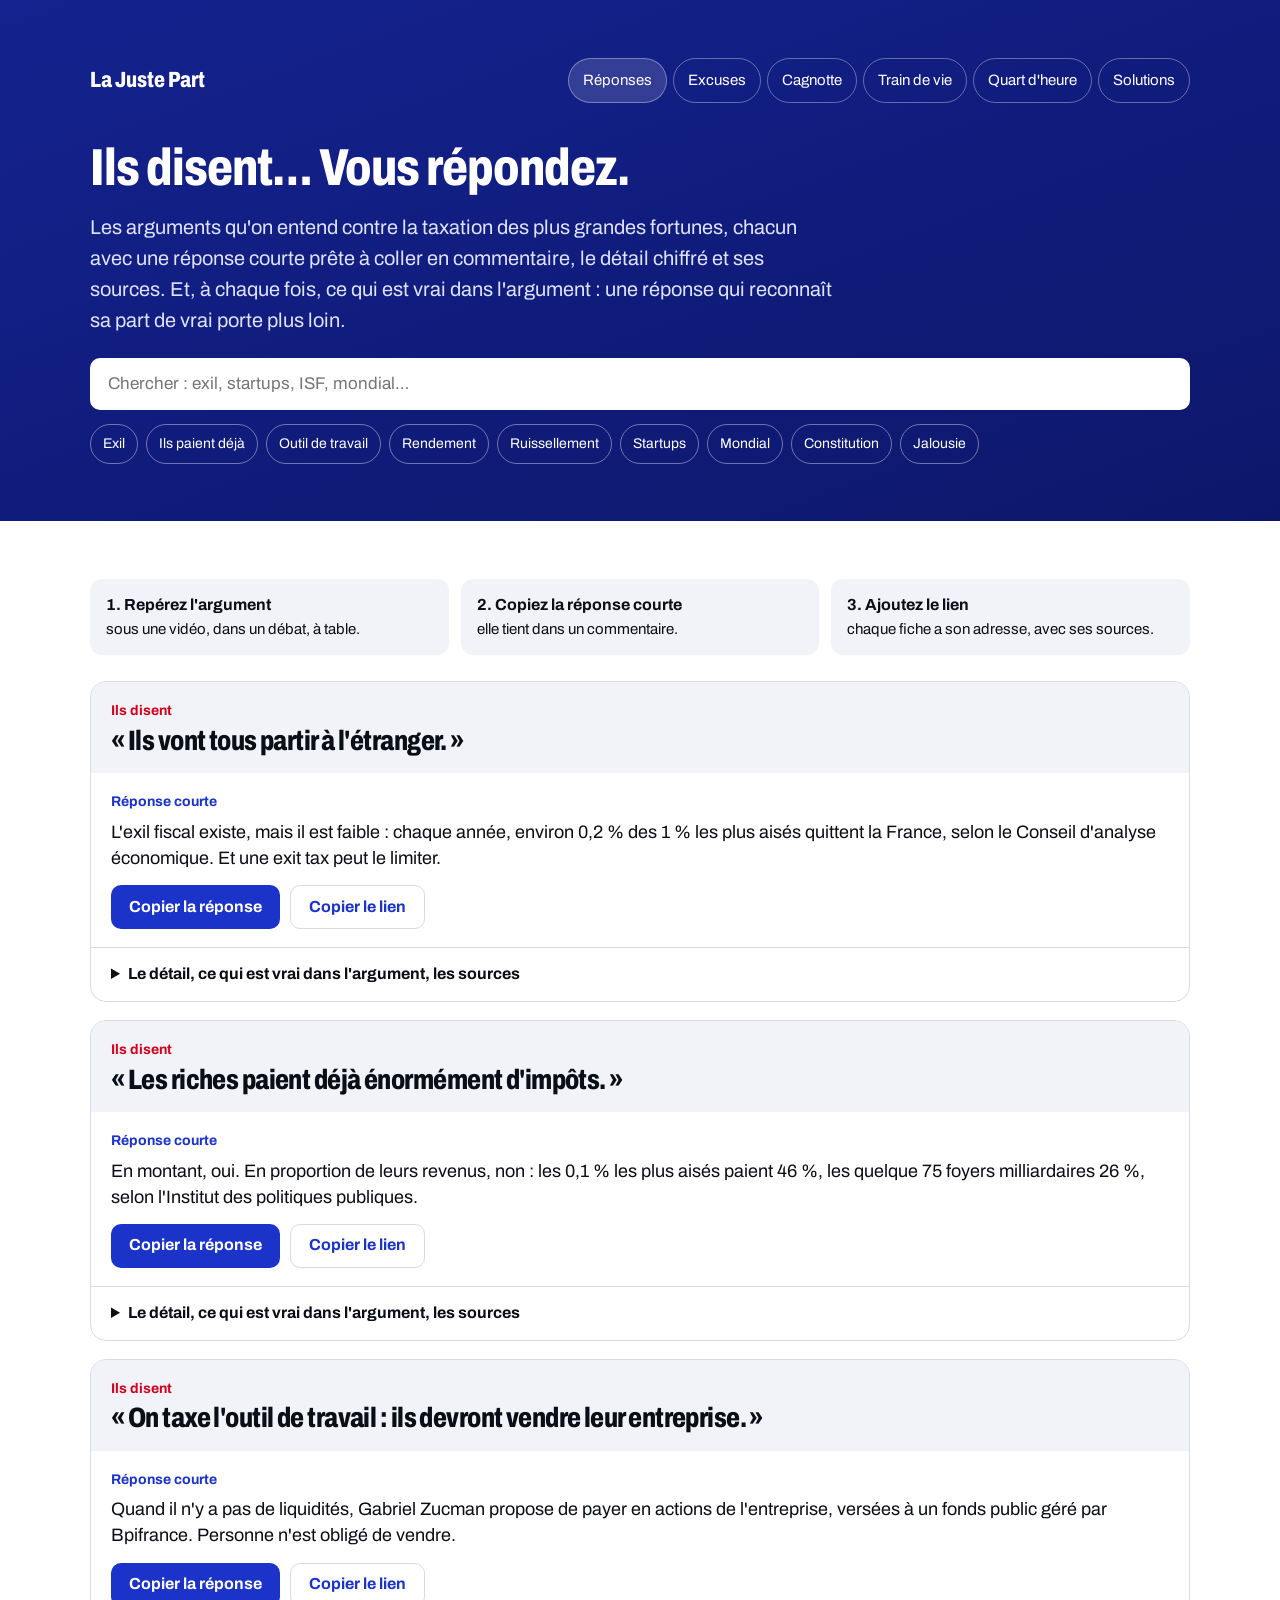
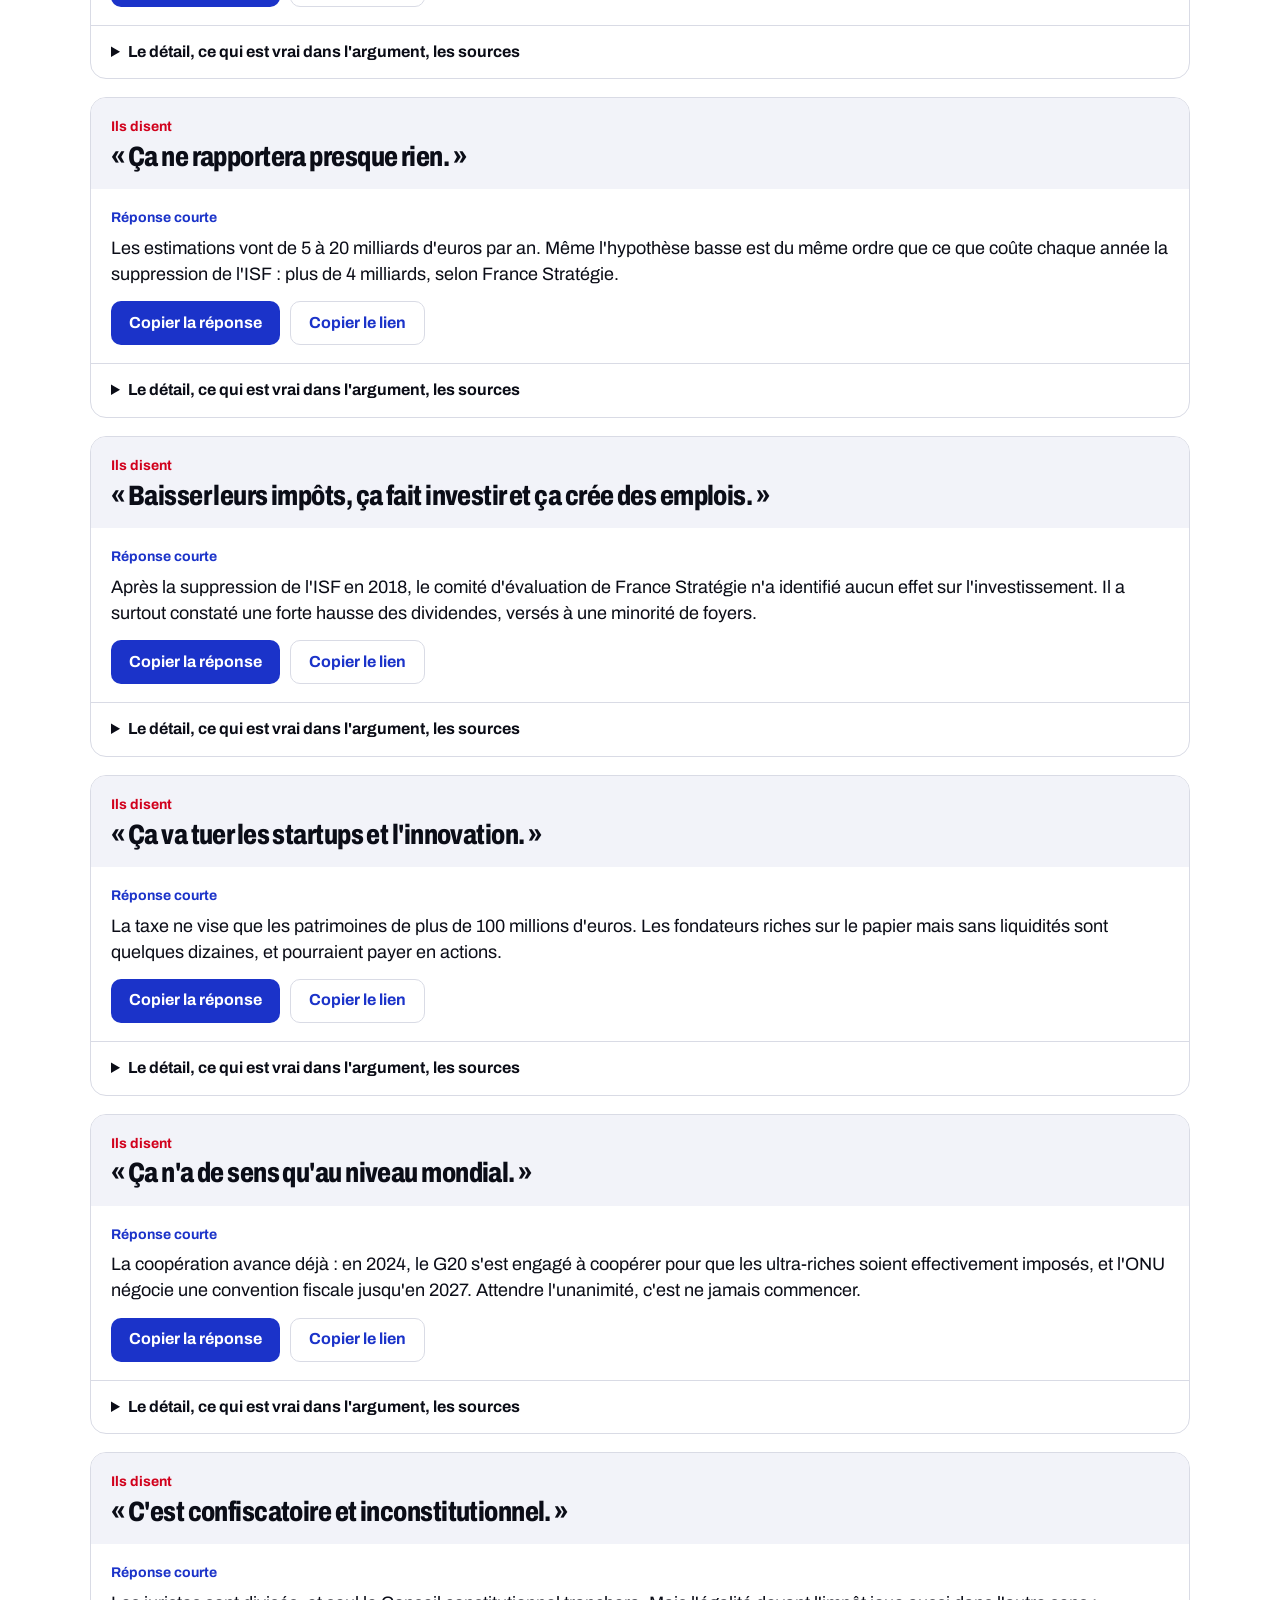
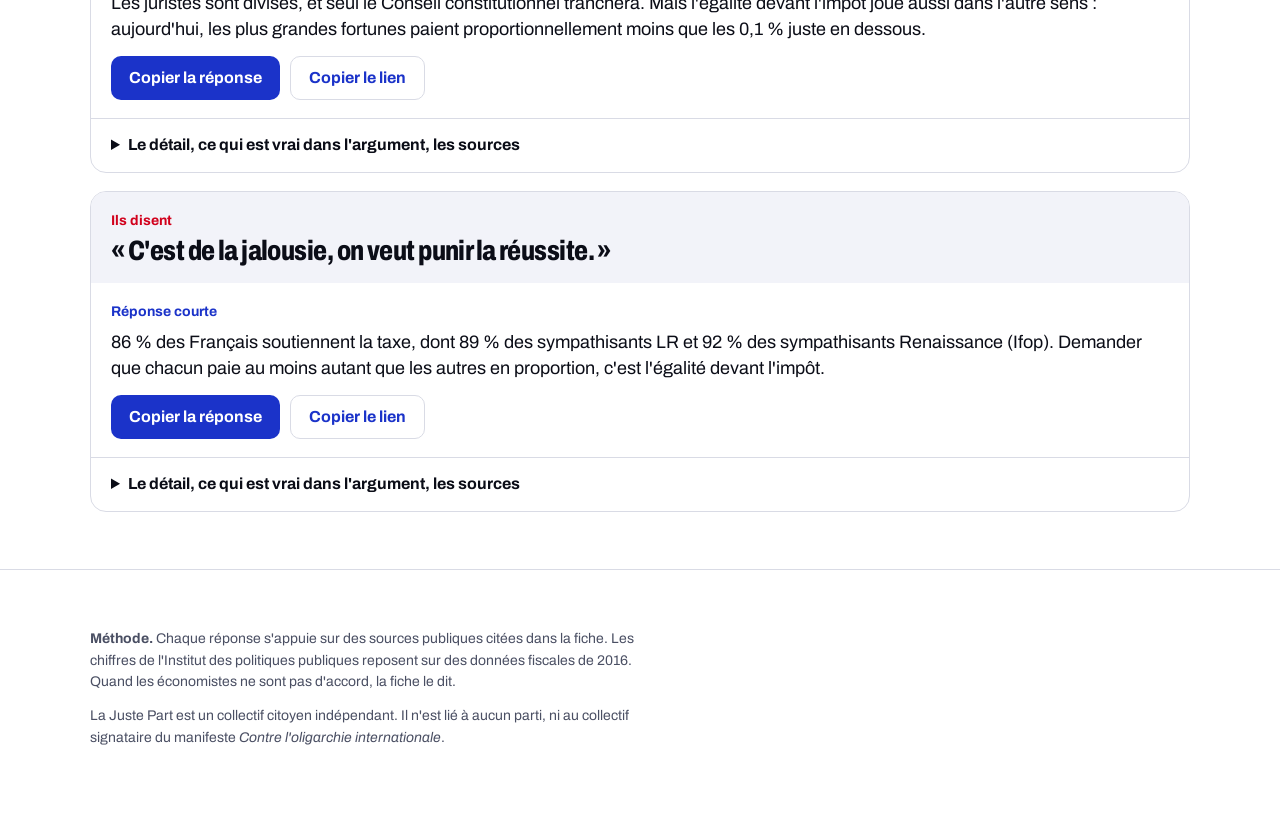
<file: reponses.html>
<!DOCTYPE html>
<html lang="fr">
<head>
<meta charset="utf-8">
<meta name="viewport" content="width=device-width, initial-scale=1">
<title>Réponses à leurs arguments</title>
<meta name="description" content="Les arguments contre la taxation des plus grandes fortunes, et une réponse courte, sourcée, prête à copier.">
<link rel="preconnect" href="https://fonts.googleapis.com">
<link rel="preconnect" href="https://fonts.gstatic.com" crossorigin>
<link href="https://fonts.googleapis.com/css2?family=Archivo:wdth,wght@62..125,400..900&display=swap" rel="stylesheet">
<link rel="stylesheet" href="site.css">
<style>
.search{display:flex;gap:10px;flex-wrap:wrap;margin-top:22px}
#q{font:inherit;font-size:17px;flex:1 1 18em;min-height:52px;padding:0 16px;border:2px solid #fff;border-radius:10px;background:#fff;color:#0b0d17}
.chips{display:flex;flex-wrap:wrap;gap:8px;margin-top:14px}
.chips a{color:#fff;font-size:14px;text-decoration:none;padding:8px 12px;border-radius:999px;border:1px solid rgba(255,255,255,.4);min-height:40px;display:inline-flex;align-items:center}
.chips a:hover{background:rgba(255,255,255,.14)}
.how{display:grid;grid-template-columns:repeat(auto-fit,minmax(min(100%,15em),1fr));gap:12px;margin:0 0 26px}
.how div{background:var(--panel);border-radius:12px;padding:14px 16px;font-size:15px}
.how b{display:block;font-size:16px}
.list{display:grid;gap:18px}
.arg{border:1px solid var(--line);border-radius:16px;overflow:hidden;background:var(--bg)}
.arg:target{outline:3px solid var(--blue)}
.say{background:var(--panel);padding:18px 20px}
.say .k{font-size:14px;font-weight:700;color:var(--red)}
.say h3{font-size:clamp(22px,2.6vw,28px);margin-top:4px}
.ans{padding:18px 20px}
.ans .k{font-size:14px;font-weight:700;color:var(--blue)}
.short{font-size:18px;line-height:1.45;margin:6px 0 14px;max-width:none}
.acts{display:flex;flex-wrap:wrap;gap:10px;align-items:center}
details{border-top:1px solid var(--line);padding:0 20px}
summary{cursor:pointer;font-weight:700;padding:14px 0;min-height:44px;list-style-position:inside}
.det{display:grid;grid-template-columns:minmax(0,1.3fr) minmax(0,1fr);gap:20px;padding-bottom:18px}
.det h4{margin:0 0 6px;font-size:15px}
.det p{font-size:15px}
.true{background:color-mix(in srgb,var(--red) 7%,var(--bg));border-radius:12px;padding:14px}
.src{margin:6px 0 0;padding-left:18px;font-size:14px}
.src li{margin-bottom:4px}
.empty{display:none;padding:20px;border:2px dashed var(--line);border-radius:14px}
@media(max-width:700px){.det{grid-template-columns:minmax(0,1fr)}}
</style>
</head>
<body>

<header class="hero band">
  <div class="wrap">
    <div class="top">
      <a class="brand" href="index.html">La Juste Part</a>
      <nav class="nav" aria-label="Navigation principale">
        <a href="reponses.html" aria-current="page">Réponses</a>
        <a href="excuses.html">Excuses</a>
        <a href="cagnotte.html">Cagnotte</a>
        <a href="train-de-vie.html">Train de vie</a>
        <a href="quart-dheure.html">Quart d'heure</a>
        <a href="solutions.html">Solutions</a>
      </nav>
    </div>
    <h1>Ils disent… Vous répondez.</h1>
    <p class="lede">Les arguments qu'on entend contre la taxation des plus grandes fortunes, chacun avec une réponse courte prête à coller en commentaire, le détail chiffré et ses sources. Et, à chaque fois, ce qui est vrai dans l'argument&nbsp;: une réponse qui reconnaît sa part de vrai porte plus loin.</p>
    <div class="search">
      <label for="q" class="sr" style="position:absolute;left:-9999px">Chercher un argument</label>
      <input id="q" type="search" placeholder="Chercher&nbsp;: exil, startups, ISF, mondial…" autocomplete="off">
    </div>
    <div class="chips" id="chips"></div>
  </div>
</header>

<main class="band">
  <div class="wrap">
    <div class="how">
      <div><b>1. Repérez l'argument</b>sous une vidéo, dans un débat, à table.</div>
      <div><b>2. Copiez la réponse courte</b>elle tient dans un commentaire.</div>
      <div><b>3. Ajoutez le lien</b>chaque fiche a son adresse, avec ses sources.</div>
    </div>
    <div class="list" id="list"></div>
    <p class="empty" id="empty">Aucun argument ne correspond. Essayez un autre mot.</p>
  </div>
</main>

<footer class="band">
  <div class="wrap">
    <p><b>Méthode.</b> Chaque réponse s'appuie sur des sources publiques citées dans la fiche. Les chiffres de l'Institut des politiques publiques reposent sur des données fiscales de 2016. Quand les économistes ne sont pas d'accord, la fiche le dit.</p>
    <p>La Juste Part est un collectif citoyen indépendant. Il n'est lié à aucun parti, ni au collectif signataire du manifeste <i>Contre l'oligarchie internationale</i>.</p>
  </div>
</footer>

<script>
{
const ARGS = [
  {
    id: 'exil', tag: 'Exil',
    say: "« Ils vont tous partir à l'étranger. »",
    short: "L'exil fiscal existe, mais il est faible : chaque année, environ 0,2 % des 1 % les plus aisés quittent la France, selon le Conseil d'analyse économique. Et une exit tax peut le limiter.",
    detail: "Les départs de contribuables soumis à l'impôt sur la fortune étaient de 300 à 400 par an au début des années 2000. Ils ont dépassé 1 000 par an après 2012, puis sont retombés autour de 200 après la réforme de 2018. Le Conseil d'analyse économique conclut que les effets économiques de l'exil restent limités. Et l'administration rappelle que bien des départs ont des raisons professionnelles ou personnelles, pas forcément fiscales.",
    truth: "Selon le Conseil d'analyse économique, la fiscalité du patrimoine accélère bien les départs des plus hauts patrimoines. Ce n'est pas un fantasme : c'est une question d'ampleur.",
    sources: [
      ["Conseil d'analyse économique, Focus n° 118 sur l'émigration fiscale (2025)", "https://cae-eco.fr/static/pdf/Focus_118_emigration_fiscale_250725_v2.pdf"],
      ["Actu-Juridique, « Impôt sur la fortune et compétitivité fiscale »", "https://www.actu-juridique.fr/fiscalite/fiscal-finances/impot-sur-la-fortune-et-competitivite-fiscale/"],
      ["Public Sénat, la taxation des ultra-riches n'entraînerait pas d'exil fiscal significatif", "https://www.publicsenat.fr/actualites/economie/budget-la-taxation-des-ultra-riches-nentrainerait-pas-dexil-fiscal-significatif"]
    ]
  },
  {
    id: 'deja-beaucoup', tag: 'Ils paient déjà',
    say: "« Les riches paient déjà énormément d'impôts. »",
    short: "En montant, oui. En proportion de leurs revenus, non : les 0,1 % les plus aisés paient 46 %, les quelque 75 foyers milliardaires 26 %, selon l'Institut des politiques publiques.",
    detail: "La raison : l'essentiel de leurs revenus reste dans des holdings, où il ne supporte que l'impôt sur les sociétés, et pas le barème de l'impôt sur le revenu. Pour les 378 foyers les plus riches, l'impôt sur le revenu ne représente qu'environ 2 % de leur revenu économique. Ces chiffres reposent sur les données fiscales de 2016.",
    truth: "Les 10 % les plus aisés paient environ 75 % de l'impôt sur le revenu, rappelle la Fondation IFRAP. Et compter comme un revenu des bénéfices gardés dans une société reste contesté.",
    sources: [
      ["Institut des politiques publiques, note n° 92, « Quels impôts les milliardaires paient-ils ? » (2023)", "https://www.ipp.eu/wp-content/uploads/2023/09/Note_IPP_92-OLD.pdf"],
      ["Assemblée nationale, question écrite citant l'IPP (2 % pour les 378 foyers les plus riches)", "https://questions.assemblee-nationale.fr/dyn/16/questions/QANR5L16QE11246.pdf"],
      ["Fondation IFRAP, « Les milliardaires paient bien plus que 2 % d'impôts »", "https://www.ifrap.org/budget-et-fiscalite/les-milliardaires-paient-bien-plus-que-2-dimpots"]
    ]
  },
  {
    id: 'outil-de-travail', tag: 'Outil de travail',
    say: "« On taxe l'outil de travail : ils devront vendre leur entreprise. »",
    short: "Quand il n'y a pas de liquidités, Gabriel Zucman propose de payer en actions de l'entreprise, versées à un fonds public géré par Bpifrance. Personne n'est obligé de vendre.",
    detail: "D'après Zucman, les vrais problèmes de liquidité concernent quelques dizaines de cas, surtout dans la tech, avec des actions non cotées en Bourse. Pour eux, il propose que l'impôt plancher soit payé en nature, en titres de l'entreprise.",
    truth: "L'ancien ISF exonérait les biens professionnels ; la taxe Zucman les inclut, c'est une vraie rupture. Ses opposants estiment que le paiement en actions mènerait à une « nationalisation rampante ».",
    sources: [
      ["LCP, Gabriel Zucman propose de payer l'impôt plancher en nature", "https://lcp.fr/actualites/taxation-des-ultrariches-gabriel-zucman-exhorte-les-deputes-a-ne-pas-reproduire-les"],
      ["Moneyvox, « quelques dizaines de cas » et paiement en actions via Bpifrance", "https://www.moneyvox.fr/impot/actualites/105116/gabriel-zucman-ne-veut-pas-que-quelques-dizaines-de-cas-de-la-tech-servent-alibi-pour-ne-pas-taxer-nos-giga-milliardaires"],
      ["Institut de l'entreprise, « La taxe Zucman » (juin 2026), critique du paiement en nature", "https://www.institut-entreprise.fr/wp-content/uploads/2026/06/TCT_Taxe-Zucman-2026.pdf"]
    ]
  },
  {
    id: 'rendement', tag: 'Rendement',
    say: "« Ça ne rapportera presque rien. »",
    short: "Les estimations vont de 5 à 20 milliards d'euros par an. Même l'hypothèse basse est du même ordre que ce que coûte chaque année la suppression de l'ISF : plus de 4 milliards, selon France Stratégie.",
    detail: "Gabriel Zucman estime le rendement à environ 20 milliards, avec une marge d'erreur de 5. D'autres économistes, comme Philippe Aghion ou Xavier Jaravel, l'estiment plutôt à 5 milliards, à cause de l'optimisation et de l'exil. Un des auteurs de la note du Conseil d'analyse économique reconnaît qu'il n'y a « pas de certitude » sur le montant.",
    truth: "L'écart tient surtout à deux questions : faut-il déduire l'impôt sur les sociétés déjà payé par les entreprises, et quelle part partira en optimisation. Une étude publiée par un collectif patronal va jusqu'à chiffrer des pertes nettes pour l'État.",
    sources: [
      ["Sénat, rapport sur la proposition de loi (2025) : environ 20 milliards selon Zucman", "https://www.senat.fr/rap/l24-689/l24-6891.pdf"],
      ["Moneyvox, d'autres experts estiment le gain à 5 milliards", "https://www.moneyvox.fr/actu/105103/budget-bientot-une-nouvelle-taxe-sur-les-hauts-patrimoines"],
      ["Vie-publique, coût du remplacement de l'ISF par l'IFI", "https://www.vie-publique.fr/en-bref/291443-impot-de-solidarite-sur-la-fortune-isf-le-cout-de-son-remplacement"],
      ["ADCF, l'étude du collectif patronal « Trop c'est trop »", "https://www.adcf.org/taxe-zucman-etude-pertes-fiscales-presidentielle-2027/"]
    ]
  },
  {
    id: 'ruissellement', tag: 'Ruissellement',
    say: "« Baisser leurs impôts, ça fait investir et ça crée des emplois. »",
    short: "Après la suppression de l'ISF en 2018, le comité d'évaluation de France Stratégie n'a identifié aucun effet sur l'investissement. Il a surtout constaté une forte hausse des dividendes, versés à une minorité de foyers.",
    detail: "Ce comité, placé sous l'égide de France Stratégie, organisme rattaché au Premier ministre, a suivi la réforme pendant près de cinq ans. Il estime que le remplacement de l'ISF par l'impôt sur la fortune immobilière coûte vraisemblablement plus de 4 milliards d'euros par an à l'État.",
    truth: "Le comité reste prudent : mesurer les effets d'une réforme fiscale est difficile, et ne pas trouver d'effet ne prouve pas qu'il n'y en a aucun.",
    sources: [
      ["Europe 1, « aucun effet identifié sur l'investissement »", "https://www.europe1.fr/economie/la-suppression-de-lisf-naurait-pas-deffets-encore-discernables-sur-linvestissement-4071584"],
      ["Public Sénat, forte hausse des dividendes versés à une minorité", "https://www.publicsenat.fr/actualites/politique/suppression-de-l-isf-flat-tax-ca-n-est-pas-du-ruissellement-mais-de-l-evaporation"],
      ["France Stratégie, rapport final du comité d'évaluation (octobre 2023)", "https://www.strategie.gouv.fr/sites/strategie.gouv.fr/files/atoms/files/fs-2023-rapport-isf-quatrieme_rapport_complet_17octobre.pdf"]
    ]
  },
  {
    id: 'startups', tag: 'Startups',
    say: "« Ça va tuer les startups et l'innovation. »",
    short: "La taxe ne vise que les patrimoines de plus de 100 millions d'euros. Les fondateurs riches sur le papier mais sans liquidités sont quelques dizaines, et pourraient payer en actions.",
    detail: "Le patron de Mistral, Arthur Mensch, a dit qu'il ne pourrait pas payer. Zucman répond que ce ne sont pas ces quelques dizaines de cas qui paieraient l'essentiel de l'impôt, et qu'ils ne doivent pas servir d'alibi pour épargner les plus grandes fortunes.",
    truth: "Une trentaine de dirigeants de la tech jugent la mesure contre-productive. La question des entreprises non cotées est réelle, et la loi doit la régler.",
    sources: [
      ["Moneyvox, Zucman et le cas des fondateurs de la tech", "https://www.moneyvox.fr/impot/actualites/105116/gabriel-zucman-ne-veut-pas-que-quelques-dizaines-de-cas-de-la-tech-servent-alibi-pour-ne-pas-taxer-nos-giga-milliardaires"],
      ["Public Sénat, les patrons ont-ils raison de s'inquiéter ?", "https://www.publicsenat.fr/actualites/economie/taxe-zucman-les-patrons-ont-ils-raison-de-sinquieter-dune-eventuelle-imposition-des-plus-fortunes"]
    ]
  },
  {
    id: 'mondial', tag: 'Mondial',
    say: "« Ça n'a de sens qu'au niveau mondial. »",
    short: "La coopération avance déjà : en 2024, le G20 s'est engagé à coopérer pour que les ultra-riches soient effectivement imposés, et l'ONU négocie une convention fiscale jusqu'en 2027. Attendre l'unanimité, c'est ne jamais commencer.",
    detail: "Le président de la République a déclaré que la taxe n'avait de sens que si elle était mondiale. Mais chaque pays peut commencer, avec une exit tax pour décourager les départs. La France l'a déjà fait : elle a créé seule sa taxe sur les services numériques en 2019, avant tout accord international.",
    truth: "Un impôt national est plus facile à contourner qu'un accord mondial. D'où l'importance d'une exit tax et de la coopération internationale.",
    sources: [
      ["La Libre Belgique (AFP), le G20 s'engage à « coopérer » pour taxer les super-riches (2024)", "https://www.lalibre.be/international/2024/07/26/le-g20-veut-que-les-super-riches-contribuent-a-des-systemes-fiscaux-plus-justes-TLBBUYTXUNFGVEWVHCBILTSEQQ/"],
      ["Financial Afrik, négociations de la convention fiscale de l'ONU jusqu'en 2027", "https://www.financialafrik.com/2026/06/29/negociation-de-la-convention-cadre-des-nation-unis-sur-la-cooperation-fiscale-un-tournant-pour-les-etats-et-la-societe-civile-africains/"],
      ["Public Sénat, position du président de la République", "https://www.publicsenat.fr/actualites/economie/taxe-zucman-les-patrons-ont-ils-raison-de-sinquieter-dune-eventuelle-imposition-des-plus-fortunes"]
    ]
  },
  {
    id: 'inconstitutionnel', tag: 'Constitution',
    say: "« C'est confiscatoire et inconstitutionnel. »",
    short: "Les juristes sont divisés, et seul le Conseil constitutionnel tranchera. Mais l'égalité devant l'impôt joue aussi dans l'autre sens : aujourd'hui, les plus grandes fortunes paient proportionnellement moins que les 0,1 % juste en dessous.",
    detail: "Un rapport du Sénat juge la taxe « probablement inconstitutionnelle ». D'autres juristes relèvent que les plus fortunés peuvent justement choisir de ne pas percevoir de revenus en laissant leurs liquidités dans des holdings, ce qui fragilise l'argument de la confiscation.",
    truth: "Pour certains juristes, le caractère confiscatoire d'un impôt s'apprécie au regard des liquidités réellement disponibles. Et le Conseil constitutionnel a déjà censuré des taux jugés confiscatoires, en 2012. Le risque juridique est réel.",
    sources: [
      ["Sénat, rapport sur la proposition de loi (2025)", "https://www.senat.fr/rap/l24-689/l24-6891.pdf"],
      ["Le Club des juristes, « La taxe Zucman face à la Constitution »", "https://www.leclubdesjuristes.com/economie/la-taxe-zucman-face-a-la-constitution-11965/"]
    ]
  },
  {
    id: 'jalousie', tag: 'Jalousie',
    say: "« C'est de la jalousie, on veut punir la réussite. »",
    short: "86 % des Français soutiennent la taxe, dont 89 % des sympathisants LR et 92 % des sympathisants Renaissance (Ifop). Demander que chacun paie au moins autant que les autres en proportion, c'est l'égalité devant l'impôt.",
    detail: "Le principe est inscrit à l'article 13 de la Déclaration de 1789 : la contribution commune doit être répartie entre tous les citoyens en raison de leurs facultés. Même Warren Buffett s'est étonné de payer, en proportion de ses revenus, moins d'impôts que sa secrétaire.",
    truth: "Le sondage Ifop a été commandé par le Parti socialiste. Et le slogan « les milliardaires paient deux fois moins que les Français » est contesté par certains économistes, qui estiment qu'il compare des séries incompatibles : mieux vaut s'en tenir aux chiffres de même base.",
    sources: [
      ["Public Sénat, la taxe Zucman plébiscitée par 86 % des Français (sondage Ifop)", "https://www.publicsenat.fr/actualites/politique/la-taxe-zucman-plebiscitee-par-86-des-francais-il-se-passe-un-truc-massif-et-transpartisan-dans-le-pays"],
      ["Slate, l'exemple de Warren Buffett", "https://www.slate.fr/economie/taxe-zucman-pas-seul-moyen-aller-vers-plus-justice-fiscale-france-debat-impots-effort-riches-budget-finances"],
      ["François Geerolf, « Les mensonges de la taxe Zucman » (critique)", "https://fgeerolf.com/mensonges-taxe-zucman.html"]
    ]
  }
];

const nb = s => String(s).replace(/ ([%»:;?!])/g, ' $1').replace(/« /g, '« ');
for (const a of ARGS){ for (const k of ['say','short','detail','truth']) a[k] = nb(a[k]); }
const esc = s => String(s).replace(/[&<>"']/g, c => ({'&':'&amp;','<':'&lt;','>':'&gt;','"':'&quot;',"'":'&#39;'}[c]));
const list = document.getElementById('list');
const q = document.getElementById('q');
const empty = document.getElementById('empty');

document.getElementById('chips').innerHTML = ARGS.map(a => `<a href="#${a.id}">${esc(a.tag)}</a>`).join('');

list.innerHTML = ARGS.map(a => `
  <article class="arg" id="${a.id}" data-text="${esc((a.say + ' ' + a.short + ' ' + a.detail + ' ' + a.truth + ' ' + a.tag).toLowerCase())}">
    <div class="say"><div class="k">Ils disent</div><h3>${esc(a.say)}</h3></div>
    <div class="ans">
      <div class="k">Réponse courte</div>
      <p class="short">${esc(a.short)}</p>
      <div class="acts">
        <button class="btn" type="button" data-copy="${a.id}">Copier la réponse</button>
        <button class="btn ghost" type="button" data-link="${a.id}">Copier le lien</button>
      </div>
    </div>
    <details>
      <summary>Le détail, ce qui est vrai dans l'argument, les sources</summary>
      <div class="det">
        <div><h4>En détail</h4><p>${esc(a.detail)}</p>
          <h4>Sources</h4><ul class="src">${a.sources.map(([t,u]) => `<li><a href="${esc(u)}" target="_blank" rel="noopener">${esc(t)}</a></li>`).join('')}</ul></div>
        <div class="true"><h4>Ce qui est vrai dans l'argument</h4><p style="margin:0">${esc(a.truth)}</p></div>
      </div>
    </details>
  </article>`).join('');

function pageUrl(id){
  const u = location.href.split('#')[0];
  return u + '#' + id;
}
function copyText(text, btn){
  const label = btn.dataset.label || btn.textContent;
  btn.dataset.label = label;
  const done = ok => { btn.textContent = ok ? 'Copié' : 'Sélectionnez et copiez'; setTimeout(() => { btn.textContent = label; }, 1800); };
  if (navigator.clipboard && navigator.clipboard.writeText) navigator.clipboard.writeText(text).then(() => done(true)).catch(() => done(false));
  else done(false);
}
list.addEventListener('click', e => {
  const c = e.target.closest('[data-copy]');
  if (c){ const a = ARGS.find(x => x.id === c.dataset.copy); copyText(a.short + ' ' + a.sources[0][1], c); return; }
  const l = e.target.closest('[data-link]');
  if (l) copyText(pageUrl(l.dataset.link), l);
});

q.addEventListener('input', () => {
  const v = q.value.trim().toLowerCase();
  let shown = 0;
  for (const el of list.children){
    const hit = !v || el.dataset.text.includes(v);
    el.style.display = hit ? '' : 'none';
    if (hit) shown++;
  }
  empty.style.display = shown ? 'none' : 'block';
});

function openFromHash(){
  const id = location.hash.slice(1);
  const el = id && document.getElementById(id);
  if (el && el.classList.contains('arg')){ el.querySelector('details').open = true; }
}
window.addEventListener('hashchange', openFromHash);
openFromHash();
}
</script>
</body>
</html>
</file>
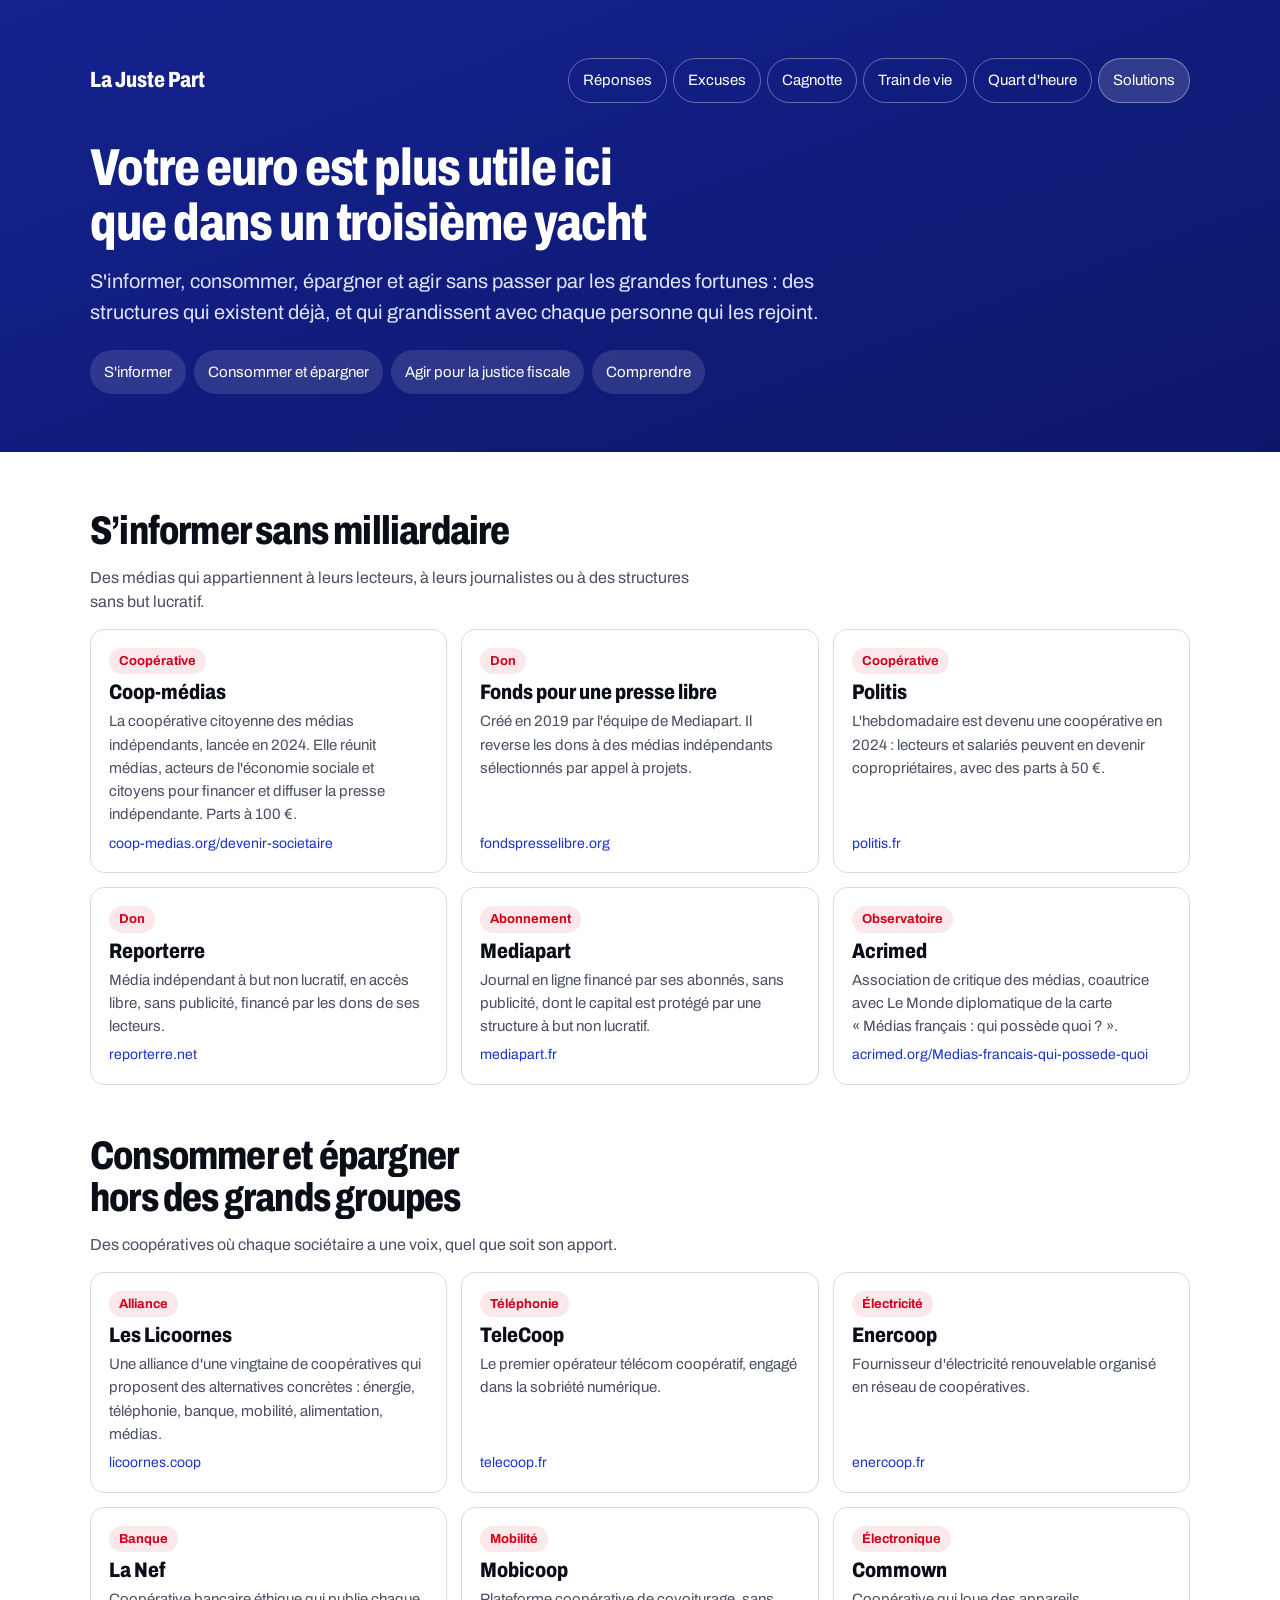
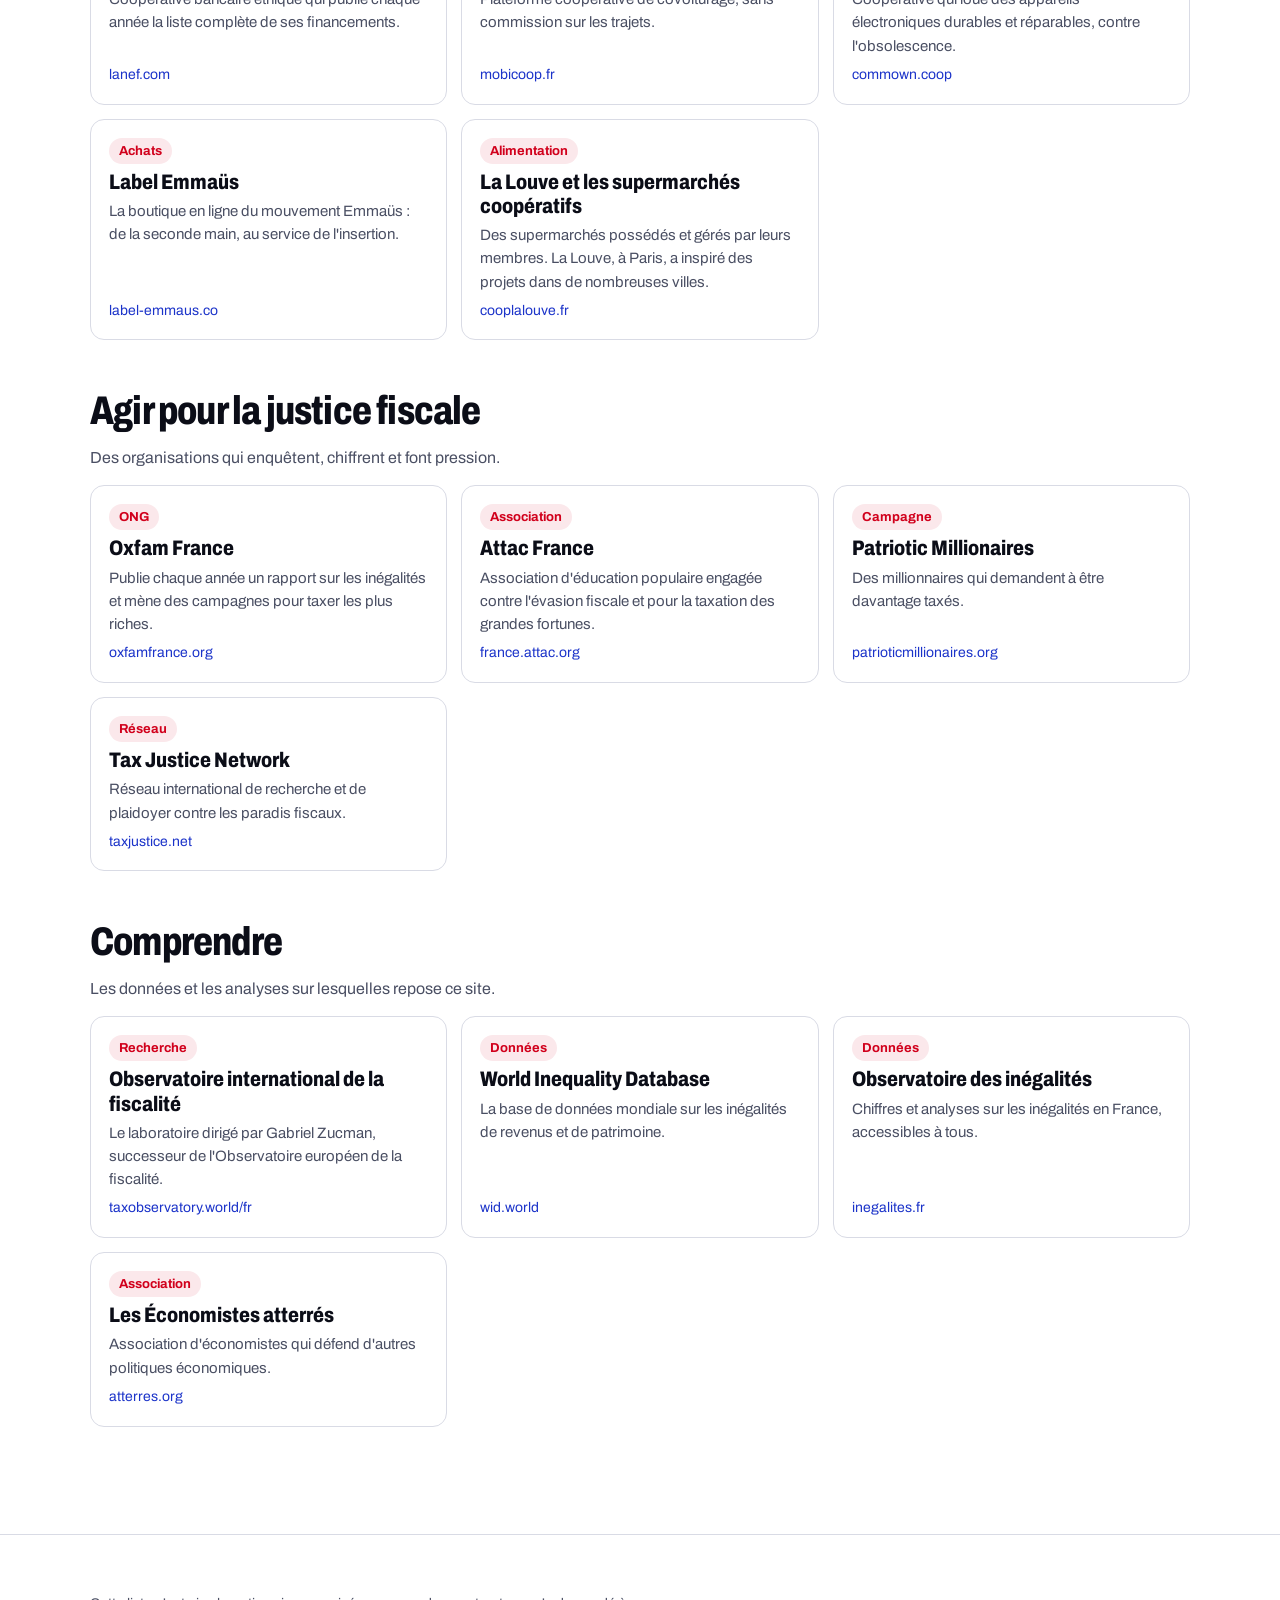
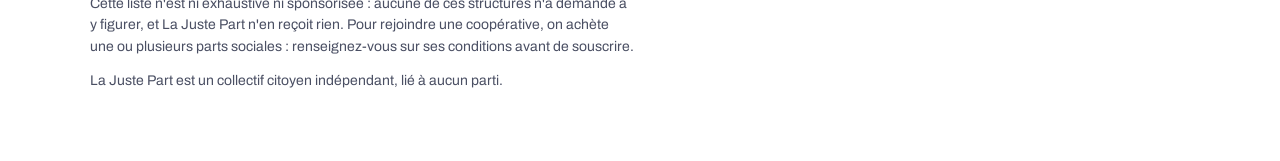
<file: solutions.html>
<!DOCTYPE html>
<html lang="fr">
<head>
<meta charset="utf-8">
<meta name="viewport" content="width=device-width, initial-scale=1">
<title>Des solutions</title>
<meta name="description" content="Médias indépendants, coopératives, associations pour la justice fiscale&nbsp;: où mettre son argent et son énergie hors des grandes fortunes.">
<link rel="preconnect" href="https://fonts.googleapis.com">
<link rel="preconnect" href="https://fonts.gstatic.com" crossorigin>
<link href="https://fonts.googleapis.com/css2?family=Archivo:wdth,wght@62..125,400..900&display=swap" rel="stylesheet">
<link rel="stylesheet" href="site.css">
<style>
.jump{display:flex;flex-wrap:wrap;gap:8px;margin-top:22px}
.jump a{color:#fff;text-decoration:none;padding:10px 14px;border-radius:999px;background:rgba(255,255,255,.12);min-height:44px;display:inline-flex;align-items:center;font-size:15px}
.jump a:hover{background:rgba(255,255,255,.22)}
.sec{margin-bottom:clamp(30px,4vw,50px)}
.sec>p{color:var(--mute)}
.grid{display:grid;grid-template-columns:repeat(auto-fit,minmax(min(100%,17em),1fr));gap:14px;margin-top:14px}
.item{display:flex;flex-direction:column;gap:6px;border:1px solid var(--line);border-radius:14px;padding:18px;text-decoration:none;color:inherit;background:var(--bg)}
.item:hover{border-color:var(--blue)}
.item .t{font-weight:800;font-stretch:82%;font-size:21px;line-height:1.15}
.item .d{font-size:15px;color:var(--mute)}
.item .u{font-size:14px;color:var(--blue);margin-top:auto;overflow-wrap:anywhere}
.tag{align-self:flex-start;font-size:13px;font-weight:700;color:var(--red);background:color-mix(in srgb,var(--red) 9%,var(--bg));border-radius:99px;padding:3px 10px}
</style>
</head>
<body>

<header class="hero band">
  <div class="wrap">
    <div class="top">
      <a class="brand" href="index.html">La Juste Part</a>
      <nav class="nav" aria-label="Navigation principale">
        <a href="reponses.html">Réponses</a>
        <a href="excuses.html">Excuses</a>
        <a href="cagnotte.html">Cagnotte</a>
        <a href="train-de-vie.html">Train de vie</a>
        <a href="quart-dheure.html">Quart d'heure</a>
        <a href="solutions.html" aria-current="page">Solutions</a>
      </nav>
    </div>
    <h1>Votre euro est plus utile ici que dans un troisième yacht</h1>
    <p class="lede">S'informer, consommer, épargner et agir sans passer par les grandes fortunes&nbsp;: des structures qui existent déjà, et qui grandissent avec chaque personne qui les rejoint.</p>
    <div class="jump">
      <a href="#medias">S'informer</a>
      <a href="#coops">Consommer et épargner</a>
      <a href="#justice">Agir pour la justice fiscale</a>
      <a href="#comprendre">Comprendre</a>
    </div>
  </div>
</header>

<main class="band">
  <div class="wrap" id="list"></div>
</main>

<footer class="band">
  <div class="wrap">
    <p>Cette liste n'est ni exhaustive ni sponsorisée&nbsp;: aucune de ces structures n'a demandé à y figurer, et La Juste Part n'en reçoit rien. Pour rejoindre une coopérative, on achète une ou plusieurs parts sociales&nbsp;: renseignez-vous sur ses conditions avant de souscrire.</p>
    <p>La Juste Part est un collectif citoyen indépendant, lié à aucun parti.</p>
  </div>
</footer>

<script>
{
const SECTIONS = [
  { id: 'medias', title: 'S’informer sans milliardaire', intro: 'Des médias qui appartiennent à leurs lecteurs, à leurs journalistes ou à des structures sans but lucratif.', items: [
    ['Coop-médias', 'Coopérative', "La coopérative citoyenne des médias indépendants, lancée en 2024. Elle réunit médias, acteurs de l'économie sociale et citoyens pour financer et diffuser la presse indépendante. Parts à 100 €.", 'https://www.coop-medias.org/devenir-societaire/'],
    ['Fonds pour une presse libre', 'Don', "Créé en 2019 par l'équipe de Mediapart. Il reverse les dons à des médias indépendants sélectionnés par appel à projets.", 'https://fondspresselibre.org'],
    ['Politis', 'Coopérative', "L'hebdomadaire est devenu une coopérative en 2024 : lecteurs et salariés peuvent en devenir copropriétaires, avec des parts à 50 €.", 'https://www.politis.fr'],
    ['Reporterre', 'Don', 'Média indépendant à but non lucratif, en accès libre, sans publicité, financé par les dons de ses lecteurs.', 'https://reporterre.net'],
    ['Mediapart', 'Abonnement', 'Journal en ligne financé par ses abonnés, sans publicité, dont le capital est protégé par une structure à but non lucratif.', 'https://www.mediapart.fr'],
    ['Acrimed', 'Observatoire', "Association de critique des médias, coautrice avec Le Monde diplomatique de la carte « Médias français : qui possède quoi ? ».", 'https://www.acrimed.org/Medias-francais-qui-possede-quoi']
  ]},
  { id: 'coops', title: 'Consommer et épargner hors des grands groupes', intro: 'Des coopératives où chaque sociétaire a une voix, quel que soit son apport.', items: [
    ['Les Licoornes', 'Alliance', "Une alliance d'une vingtaine de coopératives qui proposent des alternatives concrètes : énergie, téléphonie, banque, mobilité, alimentation, médias.", 'https://www.licoornes.coop'],
    ['TeleCoop', 'Téléphonie', 'Le premier opérateur télécom coopératif, engagé dans la sobriété numérique.', 'https://telecoop.fr'],
    ['Enercoop', 'Électricité', "Fournisseur d'électricité renouvelable organisé en réseau de coopératives.", 'https://www.enercoop.fr'],
    ['La Nef', 'Banque', 'Coopérative bancaire éthique qui publie chaque année la liste complète de ses financements.', 'https://www.lanef.com'],
    ['Mobicoop', 'Mobilité', 'Plateforme coopérative de covoiturage, sans commission sur les trajets.', 'https://www.mobicoop.fr'],
    ['Commown', 'Électronique', "Coopérative qui loue des appareils électroniques durables et réparables, contre l'obsolescence.", 'https://commown.coop'],
    ['Label Emmaüs', 'Achats', "La boutique en ligne du mouvement Emmaüs : de la seconde main, au service de l'insertion.", 'https://www.label-emmaus.co'],
    ['La Louve et les supermarchés coopératifs', 'Alimentation', "Des supermarchés possédés et gérés par leurs membres. La Louve, à Paris, a inspiré des projets dans de nombreuses villes.", 'https://cooplalouve.fr']
  ]},
  { id: 'justice', title: 'Agir pour la justice fiscale', intro: 'Des organisations qui enquêtent, chiffrent et font pression.', items: [
    ['Oxfam France', 'ONG', 'Publie chaque année un rapport sur les inégalités et mène des campagnes pour taxer les plus riches.', 'https://www.oxfamfrance.org'],
    ['Attac France', 'Association', "Association d'éducation populaire engagée contre l'évasion fiscale et pour la taxation des grandes fortunes.", 'https://france.attac.org'],
    ['Patriotic Millionaires', 'Campagne', 'Des millionnaires qui demandent à être davantage taxés.', 'https://patrioticmillionaires.org'],
    ['Tax Justice Network', 'Réseau', 'Réseau international de recherche et de plaidoyer contre les paradis fiscaux.', 'https://taxjustice.net']
  ]},
  { id: 'comprendre', title: 'Comprendre', intro: 'Les données et les analyses sur lesquelles repose ce site.', items: [
    ['Observatoire international de la fiscalité', 'Recherche', "Le laboratoire dirigé par Gabriel Zucman, successeur de l'Observatoire européen de la fiscalité.", 'https://taxobservatory.world/fr/'],
    ['World Inequality Database', 'Données', 'La base de données mondiale sur les inégalités de revenus et de patrimoine.', 'https://wid.world'],
    ['Observatoire des inégalités', 'Données', 'Chiffres et analyses sur les inégalités en France, accessibles à tous.', 'https://www.inegalites.fr'],
    ['Les Économistes atterrés', 'Association', "Association d'économistes qui défend d'autres politiques économiques.", 'https://www.atterres.org']
  ]}
];
const nb = s => s.replace(/ ([%»:;?!€])/g, ' $1').replace(/« /g, '« ');
const host = u => u.replace(/^https?:\/\/(www\.)?/, '').replace(/\/$/, '');
document.getElementById('list').innerHTML = SECTIONS.map(s => `
  <section class="sec" id="${s.id}">
    <h2>${nb(s.title)}</h2>
    <p>${nb(s.intro)}</p>
    <div class="grid">${s.items.map(([t, tag, d, u]) => `
      <a class="item" href="${u}" target="_blank" rel="noopener">
        <span class="tag">${tag}</span>
        <span class="t">${nb(t)}</span>
        <span class="d">${nb(d)}</span>
        <span class="u">${host(u)}</span>
      </a>`).join('')}
    </div>
  </section>`).join('');
}
</script>
</body>
</html>
</file>
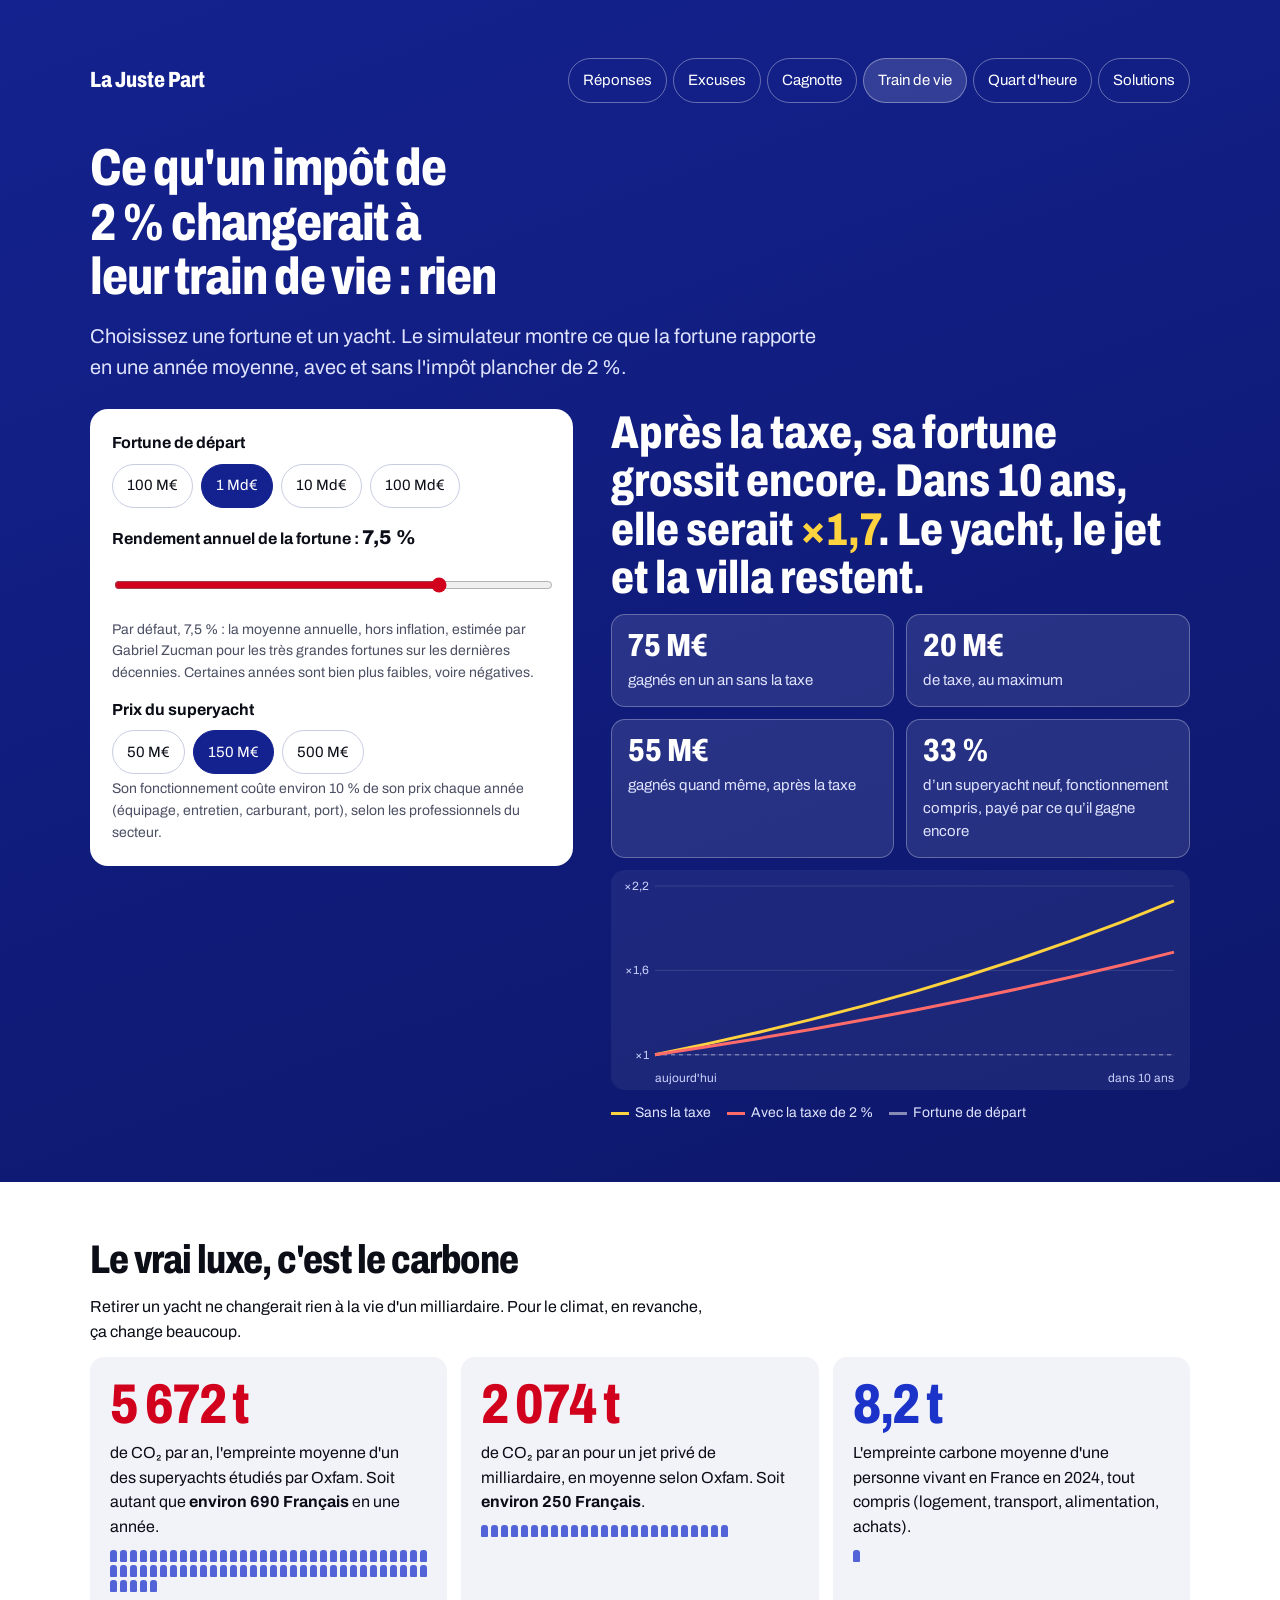
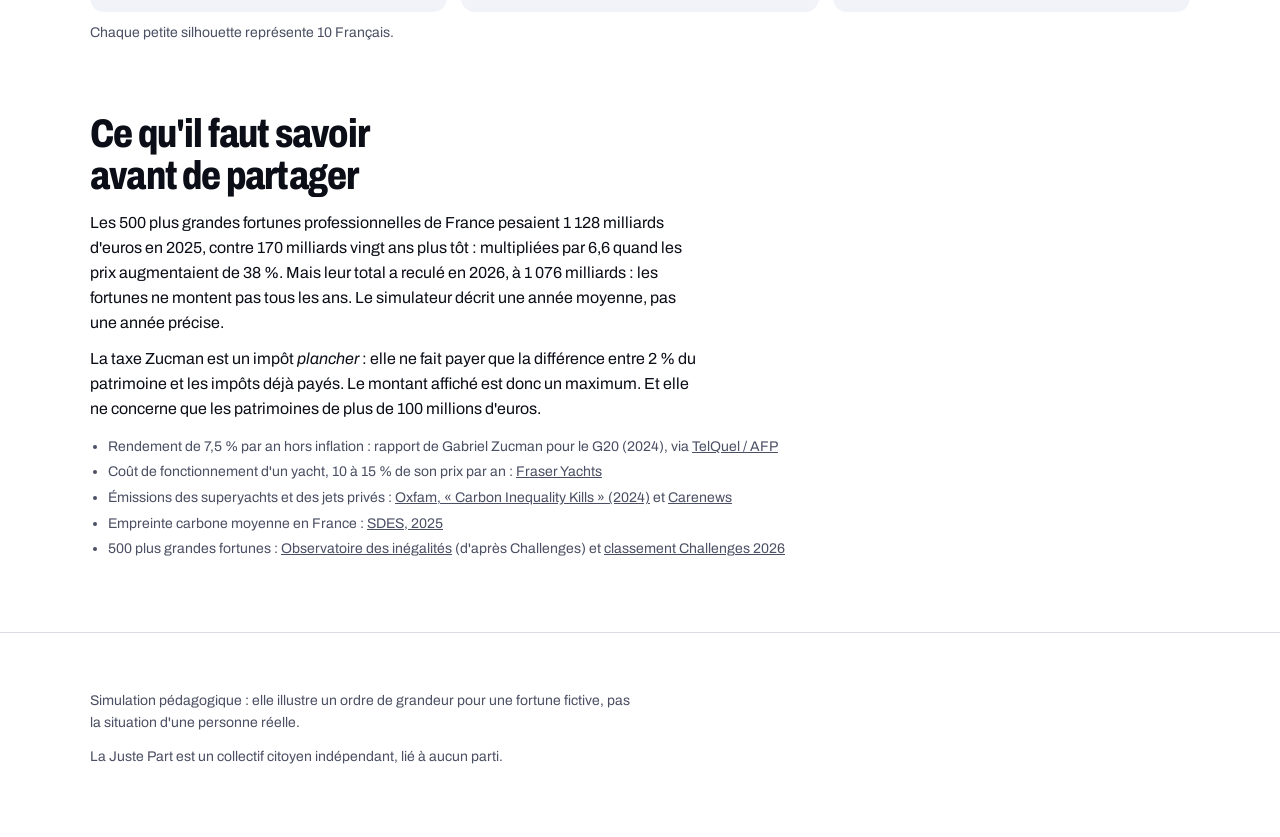
<file: train-de-vie.html>
<!DOCTYPE html>
<html lang="fr">
<head>
<meta charset="utf-8">
<meta name="viewport" content="width=device-width, initial-scale=1">
<title>Leur train de vie</title>
<meta name="description" content="Ce qu'un impôt plancher de 2&nbsp;% changerait au train de vie d'un milliardaire&nbsp;: rien. Simulateur et chiffres sourcés.">
<link rel="preconnect" href="https://fonts.googleapis.com">
<link rel="preconnect" href="https://fonts.gstatic.com" crossorigin>
<link href="https://fonts.googleapis.com/css2?family=Archivo:wdth,wght@62..125,400..900&display=swap" rel="stylesheet">
<link rel="stylesheet" href="site.css">
<style>
.sim{display:grid;grid-template-columns:minmax(0,1fr) minmax(0,1.2fr);gap:clamp(20px,3vw,40px);margin-top:26px;align-items:start}
.panel{background:#fff;color:#0b0d17;border-radius:18px;padding:22px}
.panel label{display:block;font-weight:700;margin:14px 0 8px}
.panel label:first-child{margin-top:0}
.seg{display:flex;flex-wrap:wrap;gap:8px}
.seg button{font:inherit;font-size:15px;min-height:44px;padding:0 14px;border-radius:999px;border:1px solid #c9cde0;background:#fff;color:#0b0d17;cursor:pointer}
.seg button[aria-pressed=true]{background:#14228f;color:#fff;border-color:#14228f}
.seg button:focus-visible,input[type=range]:focus-visible{outline:3px solid #ffd23f;outline-offset:2px}
input[type=range]{width:100%;accent-color:#d1001c;min-height:44px}
.rv{font-weight:800;font-size:20px}
.panel .hint{font-size:14px;color:#4a4f63;margin:4px 0 0}
.res{display:grid;gap:12px}
.verdict{font-weight:800;font-stretch:78%;font-size:clamp(30px,4vw,46px);line-height:1.05;color:#fff}
.verdict em{font-style:normal;color:#ffd23f}
.cards{display:grid;grid-template-columns:repeat(2,minmax(0,1fr));gap:12px}
.cd{background:rgba(255,255,255,.1);border:1px solid rgba(255,255,255,.28);border-radius:14px;padding:14px 16px;color:#fff}
.cd .n{font-weight:800;font-stretch:80%;font-size:clamp(24px,3vw,32px);line-height:1.05;white-space:nowrap}
.cd p{margin:6px 0 0;color:#dfe3fd;font-size:15px}
.fig{position:relative;min-height:220px;background:rgba(255,255,255,.06);border-radius:14px}
.fig svg{position:absolute;inset:0;width:100%;height:100%}
.legend{display:flex;flex-wrap:wrap;gap:16px;font-size:14px;color:#dfe3fd}
.legend i{display:inline-block;width:18px;height:3px;vertical-align:middle;margin-right:6px}
.co2{display:grid;grid-template-columns:repeat(auto-fit,minmax(min(100%,16em),1fr));gap:14px}
.co2 .stat .big{font-size:clamp(40px,5vw,56px)}
.people{display:flex;flex-wrap:wrap;gap:3px;margin-top:10px}
.people span{width:7px;height:12px;border-radius:3px 3px 1px 1px;background:var(--blue);opacity:.75}
.src{font-size:14px;color:var(--mute);padding-left:18px}
.src li{margin-bottom:4px}
@media(max-width:820px){.sim{grid-template-columns:minmax(0,1fr)}}
@media(max-width:420px){.cards{grid-template-columns:minmax(0,1fr)}}
</style>
</head>
<body>

<header class="hero band">
  <div class="wrap">
    <div class="top">
      <a class="brand" href="index.html">La Juste Part</a>
      <nav class="nav" aria-label="Navigation principale">
        <a href="reponses.html">Réponses</a>
        <a href="excuses.html">Excuses</a>
        <a href="cagnotte.html">Cagnotte</a>
        <a href="train-de-vie.html" aria-current="page">Train de vie</a>
        <a href="quart-dheure.html">Quart d'heure</a>
        <a href="solutions.html">Solutions</a>
      </nav>
    </div>
    <h1>Ce qu'un impôt de 2&nbsp;% changerait à leur train de vie&nbsp;: rien</h1>
    <p class="lede">Choisissez une fortune et un yacht. Le simulateur montre ce que la fortune rapporte en une année moyenne, avec et sans l'impôt plancher de 2&nbsp;%.</p>

    <div class="sim">
      <div class="panel">
        <label>Fortune de départ</label>
        <div class="seg" id="wSeg"></div>
        <label for="r">Rendement annuel de la fortune&nbsp;: <span class="rv" id="rv"></span></label>
        <input id="r" type="range" min="0" max="10" step="0.5" value="7.5">
        <p class="hint">Par défaut, 7,5&nbsp;%&nbsp;: la moyenne annuelle, hors inflation, estimée par Gabriel Zucman pour les très grandes fortunes sur les dernières décennies. Certaines années sont bien plus faibles, voire négatives.</p>
        <label>Prix du superyacht</label>
        <div class="seg" id="ySeg"></div>
        <p class="hint">Son fonctionnement coûte environ 10&nbsp;% de son prix chaque année (équipage, entretien, carburant, port), selon les professionnels du secteur.</p>
      </div>
      <div class="res" aria-live="polite">
        <div class="verdict" id="verdict"></div>
        <div class="cards">
          <div class="cd"><div class="n" id="gain"></div><p>gagnés en un an sans la taxe</p></div>
          <div class="cd"><div class="n" id="tax"></div><p>de taxe, au maximum</p></div>
          <div class="cd"><div class="n" id="left"></div><p>gagnés quand même, après la taxe</p></div>
          <div class="cd"><div class="n" id="yachts"></div><p id="yachtsTxt"></p></div>
        </div>
        <div class="fig"><svg id="chart" role="img" aria-label="Évolution de la fortune sur 10 ans, avec et sans la taxe"></svg></div>
        <div class="legend"><span><i style="background:#ffd23f"></i>Sans la taxe</span><span><i style="background:#ff6b6b"></i>Avec la taxe de 2&nbsp;%</span><span><i style="background:rgba(255,255,255,.5)"></i>Fortune de départ</span></div>
      </div>
    </div>
  </div>
</header>

<main>
  <section class="band">
    <div class="wrap">
      <h2>Le vrai luxe, c'est le carbone</h2>
      <p>Retirer un yacht ne changerait rien à la vie d'un milliardaire. Pour le climat, en revanche, ça change beaucoup.</p>
      <div class="co2">
        <div class="stat"><div class="big">5 672&nbsp;t</div><p>de CO₂ par an, l'empreinte moyenne d'un des superyachts étudiés par Oxfam. Soit autant que <b>environ 690 Français</b> en une année.</p><div class="people" id="p1"></div></div>
        <div class="stat"><div class="big">2 074&nbsp;t</div><p>de CO₂ par an pour un jet privé de milliardaire, en moyenne selon Oxfam. Soit <b>environ 250 Français</b>.</p><div class="people" id="p2"></div></div>
        <div class="stat b"><div class="big">8,2&nbsp;t</div><p>L'empreinte carbone moyenne d'une personne vivant en France en 2024, tout compris (logement, transport, alimentation, achats).</p><div class="people"><span></span></div></div>
      </div>
      <p class="note" style="margin-top:10px">Chaque petite silhouette représente 10 Français.</p>
    </div>
  </section>

  <section class="band" style="padding-top:0">
    <div class="wrap">
      <h2>Ce qu'il faut savoir avant de partager</h2>
      <p>Les 500 plus grandes fortunes professionnelles de France pesaient 1 128 milliards d'euros en 2025, contre 170 milliards vingt ans plus tôt&nbsp;: multipliées par 6,6 quand les prix augmentaient de 38&nbsp;%. Mais leur total a reculé en 2026, à 1 076 milliards&nbsp;: les fortunes ne montent pas tous les ans. Le simulateur décrit une année moyenne, pas une année précise.</p>
      <p>La taxe Zucman est un impôt <i>plancher</i>&nbsp;: elle ne fait payer que la différence entre 2&nbsp;% du patrimoine et les impôts déjà payés. Le montant affiché est donc un maximum. Et elle ne concerne que les patrimoines de plus de 100 millions d'euros.</p>
      <ul class="src">
        <li>Rendement de 7,5&nbsp;% par an hors inflation&nbsp;: rapport de Gabriel Zucman pour le G20 (2024), via <a href="https://telquel.ma/instant-t/2024/06/25/un-rapport-commande-par-le-g20-propose-un-impot-minimum-mondial-sur-les-plus-riches_1879829/" target="_blank" rel="noopener">TelQuel / AFP</a></li>
        <li>Coût de fonctionnement d'un yacht, 10 à 15&nbsp;% de son prix par an&nbsp;: <a href="https://www.fraseryachts.com/en/hidden-costs-in-yacht-ownership/" target="_blank" rel="noopener">Fraser Yachts</a></li>
        <li>Émissions des superyachts et des jets privés&nbsp;: <a href="https://www.oxfam.org.uk/media/press-releases/billionaires-emit-more-carbon-pollution-in-under-three-hours-than-the-average-brit-does-in-a-lifetime/" target="_blank" rel="noopener">Oxfam, «&nbsp;Carbon Inequality Kills&nbsp;» (2024)</a> et <a href="https://www.carenews.com/carenews-info/news/comment-les-milliardaires-contribuent-ils-aux-inegalites-climatiques-dans-le" target="_blank" rel="noopener">Carenews</a></li>
        <li>Empreinte carbone moyenne en France&nbsp;: <a href="https://www.statistiques.developpement-durable.gouv.fr/lempreinte-carbone-de-la-france-de-1990-2024" target="_blank" rel="noopener">SDES, 2025</a></li>
        <li>500 plus grandes fortunes&nbsp;: <a href="https://inegalites.fr/La-croissance-demesuree-des-500-plus-grandes-fortunes" target="_blank" rel="noopener">Observatoire des inégalités</a> (d'après Challenges) et <a href="https://fashionunited.fr/actualite/people/bernard-arnault-redevient-la-1ere-fortune-professionnelle-de-france-selon-challenges/2026070842308" target="_blank" rel="noopener">classement Challenges 2026</a></li>
      </ul>
    </div>
  </section>
</main>

<footer class="band">
  <div class="wrap">
    <p>Simulation pédagogique&nbsp;: elle illustre un ordre de grandeur pour une fortune fictive, pas la situation d'une personne réelle.</p>
    <p>La Juste Part est un collectif citoyen indépendant, lié à aucun parti.</p>
  </div>
</footer>

<script>
{
const W = [[1e8, '100 M€'], [1e9, '1 Md€'], [1e10, '10 Md€'], [1e11, '100 Md€']];
const Y = [[5e7, '50 M€'], [1.5e8, '150 M€'], [5e8, '500 M€']];
let w = 1e9, y = 1.5e8;
const $ = id => document.getElementById(id);
const r = $('r');
function money(x){
  const a = Math.abs(x), s = x < 0 ? '−' : '';
  if (a >= 1e9) return s + (a / 1e9).toLocaleString('fr-FR', {maximumFractionDigits: a >= 1e10 ? 0 : 1}) + ' Md€';
  if (a >= 1e6) return s + (a / 1e6).toLocaleString('fr-FR', {maximumFractionDigits: a >= 1e8 ? 0 : 1}) + ' M€';
  return s + Math.round(a).toLocaleString('fr-FR') + ' €';
}
function seg(el, list, cur, set){
  el.innerHTML = list.map(([v, l]) => `<button type="button" data-v="${v}" aria-pressed="${v === cur}">${l}</button>`).join('');
  el.onclick = e => { const b = e.target.closest('button'); if (!b) return; set(Number(b.dataset.v)); seg(el, list, Number(b.dataset.v), set); update(); };
}
seg($('wSeg'), W, w, v => { w = v; });
seg($('ySeg'), Y, y, v => { y = v; });

function people(el, n){ el.innerHTML = '<span></span>'.repeat(n); }
people($('p1'), 69); people($('p2'), 25);

function draw(rate){
  const s = $('chart'), Wd = s.clientWidth, H = s.clientHeight;
  if (!Wd || !H) return;
  const m = {l: 44, r: 16, t: 16, b: 28}, n = 10;
  const a = [...Array(n + 1)].map((_, i) => Math.pow(1 + rate, i));
  const b = [...Array(n + 1)].map((_, i) => Math.pow(1 + rate - 0.02, i));
  const max = Math.max(...a, 1) * 1.05, min = Math.min(...b, 1) * 0.95;
  const X = i => m.l + i * (Wd - m.l - m.r) / n;
  const Yp = v => m.t + (max - v) * (H - m.t - m.b) / (max - min);
  const path = arr => arr.map((v, i) => (i ? 'L' : 'M') + X(i).toFixed(1) + ' ' + Yp(v).toFixed(1)).join(' ');
  const ticks = [1, (1 + max) / 2, max].filter((v, i, z) => z.indexOf(v) === i);
  let g = ticks.map(v => `<line x1="${m.l}" x2="${Wd - m.r}" y1="${Yp(v).toFixed(1)}" y2="${Yp(v).toFixed(1)}" stroke="rgba(255,255,255,.12)"/><text x="${m.l - 6}" y="${(Yp(v) + 4).toFixed(1)}" fill="#c9d0fb" font-size="12" text-anchor="end">×${v.toLocaleString('fr-FR', {maximumFractionDigits: 1})}</text>`).join('');
  g += `<line x1="${m.l}" x2="${Wd - m.r}" y1="${Yp(1).toFixed(1)}" y2="${Yp(1).toFixed(1)}" stroke="rgba(255,255,255,.5)" stroke-dasharray="4 4"/>`;
  g += `<text x="${m.l}" y="${H - 8}" fill="#c9d0fb" font-size="12">aujourd'hui</text><text x="${Wd - m.r}" y="${H - 8}" fill="#c9d0fb" font-size="12" text-anchor="end">dans 10 ans</text>`;
  g += `<path d="${path(a)}" fill="none" stroke="#ffd23f" stroke-width="3"/><path d="${path(b)}" fill="none" stroke="#ff6b6b" stroke-width="3"/>`;
  s.innerHTML = g;
}
const ro = new ResizeObserver(() => draw(Number(r.value) / 100)); ro.observe($('chart'));

function update(){
  const rate = Number(r.value) / 100;
  $('rv').textContent = rate.toLocaleString('fr-FR', {style: 'percent', maximumFractionDigits: 1});
  const gain = w * rate, tax = w * 0.02, left = gain - tax, run = y * 0.10;
  $('gain').textContent = money(gain);
  $('tax').textContent = money(tax);
  $('left').textContent = money(left);
  if (left > 0){
    const k = left / (y + run);
    $('yachts').textContent = k >= 1 ? Math.floor(k).toLocaleString('fr-FR') : (k * 100).toFixed(0) + ' %';
    $('yachtsTxt').textContent = k >= 1 ? 'superyachts neufs qu’il pourrait encore s’offrir chaque année, fonctionnement compris' : 'd’un superyacht neuf, fonctionnement compris, payé par ce qu’il gagne encore';
    const after10 = Math.pow(1 + rate - 0.02, 10);
    $('verdict').innerHTML = `Après la taxe, sa fortune grossit encore. Dans 10 ans, elle serait <em>×${after10.toLocaleString('fr-FR', {maximumFractionDigits: 1})}</em>. Le yacht, le jet et la villa restent.`;
  } else {
    $('yachts').textContent = money(run);
    $('yachtsTxt').textContent = 'le coût annuel de son yacht, à comparer à une fortune de ' + money(w);
    $('verdict').innerHTML = `Une mauvaise année, la taxe entame un peu la fortune : il lui resterait <em>${money(w + left)}</em>. Rien qui empêche de garder le yacht.`;
  }
  draw(rate);
}
r.addEventListener('input', update);
update();
}
</script>
</body>
</html>
</file>
<file: site.css>
/* VOICE campaign site for a citizen collective: direct, sourced, readable on a phone
   IDEA a tract: république blue band, black on white, one red for "eux"
   PICTURE the tools themselves, opened at the top of each page
   COLOUR blue #14228f band, white ground, red #d1001c accent
   TYPE Archivo condensed 800 for titles + Archivo text
   LAYOUT one column of content up to 1100px, cards in a responsive grid */
:root{color-scheme:light dark;--bg:light-dark(#ffffff,#0c0e1a);--ink:light-dark(#0b0d17,#eef0f8);--mute:light-dark(#4a4f63,#a9aec4);--line:light-dark(#d9dbe5,#2a2e44);--panel:light-dark(#f2f3f9,#161a2c);--blue:light-dark(#1b33c9,#8a9cff);--red:light-dark(#d1001c,#ff6464);--hero:#14228f;--hero2:#0d176a}
:root[data-theme=light]{color-scheme:light}
:root[data-theme=dark]{color-scheme:dark}
*{box-sizing:border-box;min-width:0}
html{scroll-padding-top:24px}
body{margin:0;background:var(--bg);color:var(--ink);font:16px/1.55 Archivo,system-ui,sans-serif;overflow-x:clip}
a{color:inherit}
.band{padding-block:clamp(32px,4.5vw,64px);padding-left:max(5vw,16px);padding-right:max(5vw,16px)}
.wrap{max-width:1100px;margin:0 auto}
h1,h2,h3,.big{font-stretch:78%;font-weight:800;line-height:1.05;letter-spacing:-.02em;text-wrap:balance;margin:0}
h1{font-size:clamp(34px,5vw,52px);max-width:22ch}
h2{font-size:clamp(28px,3.4vw,40px);margin-bottom:14px;max-width:26ch}
h3{font-size:22px}
p{margin:0 0 12px;max-width:68ch}
.hero{background:linear-gradient(160deg,var(--hero),var(--hero2));color:#fff}
.hero p{color:#dfe3fd}
.top{display:flex;justify-content:space-between;align-items:center;gap:16px;flex-wrap:wrap;margin-bottom:clamp(20px,3vw,40px)}
.brand{font-weight:800;font-stretch:78%;font-size:22px;text-decoration:none;color:#fff}
.nav{display:flex;gap:6px;flex-wrap:wrap}
.nav a{color:#fff;text-decoration:none;padding:10px 14px;border-radius:999px;border:1px solid rgba(255,255,255,.35);font-size:15px;min-height:44px;display:inline-flex;align-items:center}
.nav a:hover,.nav a[aria-current]{background:rgba(255,255,255,.14)}
.lede{font-size:clamp(17px,1.8vw,20px);margin-top:16px}
.tools{display:grid;grid-template-columns:repeat(auto-fit,minmax(min(100%,22em),1fr));gap:16px;margin-top:28px}
.tool{display:block;background:#fff;color:#0b0d17;border-radius:16px;padding:22px;text-decoration:none;min-height:100%}
.tool:hover{outline:3px solid #ffd23f}
.tool .k{font-size:14px;font-weight:700;color:#d1001c}
.tool h3{margin:6px 0 8px;font-size:26px}
.tool p{color:#3b4056;margin:0}
.stats{display:grid;grid-template-columns:repeat(auto-fit,minmax(min(100%,14em),1fr));gap:16px;margin-top:8px}
.stat{background:var(--panel);border-radius:14px;padding:20px}
.stat .big{font-size:clamp(48px,6vw,68px);line-height:1;color:var(--red)}
.stat.b .big{color:var(--blue)}
.stat p{margin:8px 0 0}
.note{font-size:14px;color:var(--mute)}
.soon{border:2px dashed var(--line);border-radius:16px;padding:22px;margin-top:8px}
.btn{font:inherit;font-weight:700;min-height:44px;padding:0 18px;border-radius:10px;border:0;background:var(--blue);color:#fff;cursor:pointer}
.btn:hover{filter:brightness(1.1)}
.btn.ghost{background:transparent;color:var(--blue);border:1px solid var(--line)}
button:focus-visible,input:focus-visible,a:focus-visible,summary:focus-visible{outline:3px solid #ffd23f;outline-offset:2px}
footer{font-size:14px;color:var(--mute);border-top:1px solid var(--line)}
footer ul{padding-left:18px;margin:8px 0 14px}
</file>
